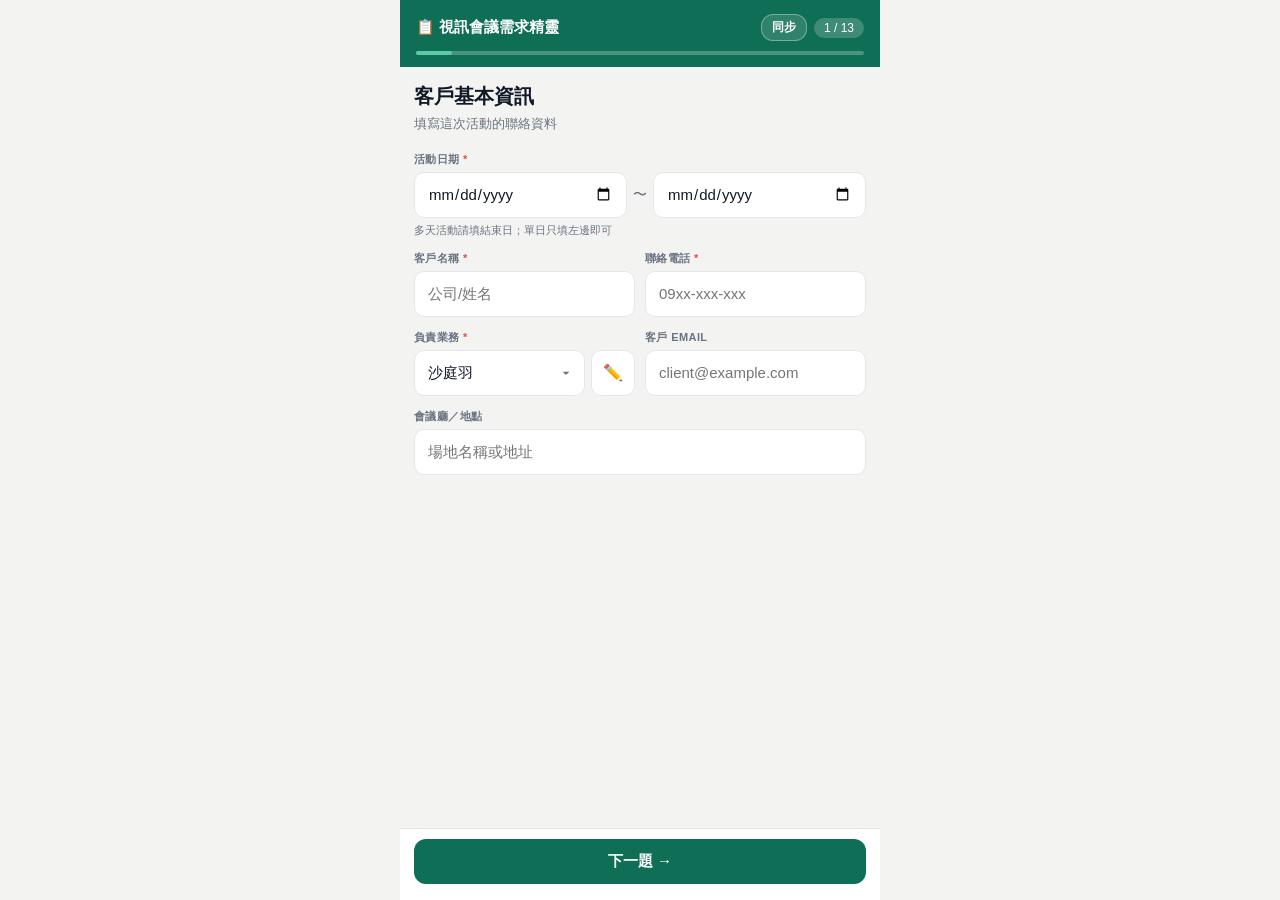
<file: index.html>
<!DOCTYPE html>
<html lang="zh-TW">
<head>
<meta charset="UTF-8">
<meta name="viewport" content="width=device-width, initial-scale=1.0, maximum-scale=1.0">
<title>視訊會議需求精靈</title>
<style>
*{box-sizing:border-box;margin:0;padding:0}
:root{
  --teal:#0F6E56;--teal-mid:#1D9E75;--teal-light:#E1F5EE;--teal-dark:#085041;
  --accent:#5DCAA5;--text:#111827;--muted:#6B7280;--border:#E5E7EB;
  --bg:#F3F4F2;--card:#FFFFFF;
  --live:#7C3AED;--live-light:#EDE9FE;
}
body{font-family:-apple-system,BlinkMacSystemFont,'Noto Sans TC',sans-serif;background:var(--bg);color:var(--text);min-height:100vh;max-width:480px;margin:0 auto}
.hdr{background:var(--teal);padding:14px 16px 12px;position:sticky;top:0;z-index:50}
.hdr-top{display:flex;align-items:center;justify-content:space-between;margin-bottom:10px}
.hdr-title{color:#fff;font-size:15px;font-weight:600}
.hdr-actions{display:flex;align-items:center;gap:7px}
.step-badge{background:rgba(255,255,255,0.2);color:#fff;font-size:12px;padding:3px 10px;border-radius:12px}
.sync-mini{border:1px solid rgba(255,255,255,.35);background:rgba(255,255,255,.14);color:#fff;font-size:12px;font-weight:700;padding:4px 10px;border-radius:12px;cursor:pointer;font-family:inherit}
.prog-track{height:4px;background:rgba(255,255,255,0.25);border-radius:2px}
.prog-bar{height:100%;background:var(--accent);border-radius:2px;transition:width 0.35s ease}
.wrap{padding:16px 14px 110px}
.step-q{margin-bottom:18px}
.step-q h2{font-size:20px;font-weight:700;line-height:1.3;margin-bottom:5px}
.step-q p{font-size:13px;color:var(--muted);line-height:1.5}

/* option cards – VIDEO (teal) */
.opt-card{background:var(--card);border:1.5px solid var(--border);border-radius:14px;margin-bottom:10px;transition:border-color .2s}
.opt-card.sel{border-color:var(--teal);background:#f7fdfb}
.opt-top{padding:13px 14px;display:flex;align-items:center;gap:11px;cursor:pointer;-webkit-tap-highlight-color:transparent}
.opt-icon{width:42px;height:42px;border-radius:10px;background:var(--bg);display:flex;align-items:center;justify-content:center;font-size:20px;flex-shrink:0}
.opt-card.sel .opt-icon{background:var(--teal-light)}
.opt-info{flex:1;min-width:0}
.opt-name{font-size:15px;font-weight:600}
.opt-tag{font-size:11px;color:var(--teal);background:var(--teal-light);padding:2px 8px;border-radius:8px;display:inline-block;margin-top:3px;font-weight:500}
.opt-actions{display:flex;align-items:center;gap:7px;flex-shrink:0}
.chk{width:22px;height:22px;border-radius:11px;border:2px solid var(--border);transition:all .2s;flex-shrink:0;display:flex;align-items:center;justify-content:center;color:transparent;font-size:12px}
.opt-card.sel .chk{background:var(--teal);border-color:var(--teal);color:#fff}
.exp-btn{width:30px;height:30px;border:1px solid var(--border);border-radius:8px;background:var(--bg);font-size:10px;color:var(--muted);cursor:pointer;display:flex;align-items:center;justify-content:center;flex-shrink:0;-webkit-tap-highlight-color:transparent}
/* ── Detail bottom sheet ── */
.det-bd{position:fixed;inset:0;background:rgba(17,24,39,.5);z-index:300;display:none;-webkit-tap-highlight-color:transparent}
.det-bd.show{display:block}
.det-sh{position:fixed;bottom:0;left:50%;transform:translateX(-50%) translateY(100%);width:100%;max-width:480px;max-height:88vh;background:#fff;border-radius:20px 20px 0 0;z-index:310;display:flex;flex-direction:column;transition:transform .28s cubic-bezier(.32,.72,0,1)}
.det-sh.show{transform:translateX(-50%) translateY(0)}
.det-hdr{padding:14px 16px 12px;border-bottom:1px solid var(--border);flex-shrink:0}
.det-drag{width:36px;height:4px;background:#d1d5db;border-radius:2px;margin:0 auto 12px}
.det-hdr-row{display:flex;align-items:center;gap:10px}
.det-ico{width:40px;height:40px;border-radius:10px;background:var(--bg);display:flex;align-items:center;justify-content:center;font-size:19px;flex-shrink:0}
.det-hdr.live .det-ico{background:var(--live-light)}
.det-hdr.live .det-tag{color:var(--live);background:var(--live-light)}
.det-hdr.live .det-lbl{color:var(--live)}
.det-ttl{font-size:16px;font-weight:700;line-height:1.2}
.det-tag{font-size:11px;font-weight:600;padding:2px 8px;border-radius:8px;background:var(--teal-light);color:var(--teal);display:inline-block;margin-top:3px}
.det-close{margin-left:auto;width:32px;height:32px;border:1px solid var(--border);border-radius:10px;background:#fff;font-size:14px;cursor:pointer;flex-shrink:0;display:flex;align-items:center;justify-content:center}
.det-body{overflow-y:auto;-webkit-overflow-scrolling:touch;padding:0 0 env(safe-area-inset-bottom,0)}
.det-sec{padding:14px 16px;border-bottom:1px solid #f3f4f6}
.det-sec:last-child{border-bottom:none;padding-bottom:24px}
.det-lbl{font-size:11px;font-weight:700;color:var(--teal);text-transform:uppercase;letter-spacing:.5px;margin-bottom:7px}
.det-ta{width:100%;font-family:inherit;font-size:14px;color:var(--text);line-height:1.65;border:1.5px solid var(--border);border-radius:10px;padding:10px 12px;resize:none;outline:none;background:#fafafa;min-height:60px;overflow:hidden}
.det-ta:focus{border-color:var(--accent);background:#fff}
.det-hint{font-size:10px;color:var(--accent);margin-top:5px;opacity:.8}

/* LIVE (purple) overrides */
.opt-card.live .opt-tag{color:var(--live);background:var(--live-light)}
.opt-card.live.sel{border-color:var(--live);background:#faf9ff}
.opt-card.live.sel .opt-icon{background:var(--live-light)}
.opt-card.live.sel .chk{background:var(--live);border-color:var(--live);color:#fff}
.det-hdr.live .det-lbl{color:var(--live)}
.det-ta.live:focus{border-color:var(--live);background:#f8f5ff}

/* group header between platform sections */
.grp-hdr{display:flex;align-items:center;gap:8px;margin:18px 0 10px}
.grp-hdr-line{flex:1;height:1px;background:var(--border)}
.grp-hdr-lbl{font-size:11px;font-weight:700;letter-spacing:.6px;padding:3px 10px;border-radius:10px;white-space:nowrap}
.grp-hdr-lbl.video{background:var(--teal-light);color:var(--teal-dark)}
.grp-hdr-lbl.live{background:var(--live-light);color:var(--live)}
.grp-hdr-lbl.other{background:#F3F4F2;color:#374151}
.plat-other-card{background:#fff;border:1.5px solid var(--border);border-radius:14px;padding:13px 14px;display:flex;align-items:center;gap:11px;margin-bottom:10px}
.plat-other-icon{width:42px;height:42px;border-radius:10px;background:var(--bg);display:flex;align-items:center;justify-content:center;font-size:20px;flex-shrink:0}
.plat-other-inp{flex:1;border:none;outline:none;font-size:15px;font-family:inherit;color:var(--text);background:transparent;min-width:0}
.plat-other-inp::placeholder{color:#9CA3AF}

/* attendees */
.att-presets{display:flex;flex-wrap:wrap;gap:8px;margin-bottom:14px}
.att-chip{padding:9px 14px;border:1.5px solid var(--border);border-radius:20px;font-size:14px;cursor:pointer;background:var(--card);color:var(--text);transition:all .18s;-webkit-tap-highlight-color:transparent;font-weight:500}
.att-chip.sel{background:var(--teal);border-color:var(--teal);color:#fff;font-weight:600}
.att-divider{display:flex;align-items:center;gap:8px;margin:4px 0 14px}
.att-divider span{font-size:12px;color:var(--muted);white-space:nowrap}
.att-divider::before,.att-divider::after{content:'';flex:1;height:1px;background:var(--border)}
.att-custom-row{display:flex;align-items:center;gap:8px}
.att-input{flex:1;padding:11px 13px;border:1.5px solid var(--border);border-radius:10px;font-size:15px;font-family:inherit;background:var(--card);color:var(--text);outline:none;transition:border-color .2s}
.att-input:focus{border-color:var(--teal-mid)}
.att-unit{font-size:14px;color:var(--muted);white-space:nowrap}
.att-note{font-size:12px;color:var(--muted);margin-top:10px;line-height:1.5;background:var(--teal-light);border-radius:9px;padding:9px 12px;color:var(--teal-dark)}

/* form */
.form-grp{margin-bottom:13px}
.form-lbl{display:block;font-size:11px;font-weight:600;color:var(--muted);text-transform:uppercase;letter-spacing:.4px;margin-bottom:5px}
.form-lbl.req::after{content:' *';color:#e24b4a}
.form-inp{width:100%;min-height:46px;padding:11px 13px;border:1.5px solid var(--border);border-radius:10px;font-size:15px;font-family:inherit;background:var(--card);color:var(--text);outline:none;transition:border-color .2s}
.form-inp:focus{border-color:var(--teal-mid)}
.form-inp[type="date"],.form-inp[type="datetime-local"]{height:46px;min-height:46px;line-height:20px;-webkit-appearance:none;appearance:none}
.form-inp[type="date"]::-webkit-date-and-time-value,.form-inp[type="datetime-local"]::-webkit-date-and-time-value{min-height:20px;text-align:left}
.form-inp[type="date"]::-webkit-calendar-picker-indicator,.form-inp[type="datetime-local"]::-webkit-calendar-picker-indicator{margin-left:auto}
.form-row{display:grid;grid-template-columns:1fr 1fr;gap:10px}

/* counter */
.ctr-wrap{display:inline-flex;align-items:center;border:1.5px solid var(--border);border-radius:10px;overflow:hidden;background:var(--card);margin-top:10px}
.ctr-btn{width:42px;height:42px;background:var(--bg);border:none;font-size:22px;color:var(--teal);cursor:pointer;display:flex;align-items:center;justify-content:center;-webkit-tap-highlight-color:transparent}
.ctr-btn:active{background:var(--teal-light)}
.ctr-val{width:52px;text-align:center;font-size:16px;font-weight:600;border-left:1px solid var(--border);border-right:1px solid var(--border);height:42px;display:flex;align-items:center;justify-content:center}
.sub-blk{background:var(--bg);border-radius:10px;padding:12px 14px;margin-top:10px}
.sub-lbl{font-size:12px;color:var(--muted);margin-bottom:8px;font-weight:500}

/* nav */
.nav-bar{position:fixed;bottom:0;left:0;right:0;background:rgba(255,255,255,.97);border-top:1px solid var(--border);padding:10px 14px 16px;display:flex;gap:9px;max-width:480px;margin:0 auto;backdrop-filter:blur(8px)}
.btn-back{padding:13px 18px;border:1.5px solid var(--border);border-radius:12px;background:var(--card);color:var(--muted);font-size:14px;font-weight:600;cursor:pointer;font-family:inherit;-webkit-tap-highlight-color:transparent}
.btn-next{flex:1;padding:13px;border:none;border-radius:12px;background:var(--teal);color:#fff;font-size:15px;font-weight:700;cursor:pointer;font-family:inherit;transition:background .2s;-webkit-tap-highlight-color:transparent}
.btn-next:active{background:var(--teal-dark)}
.btn-line{background:#00B900}.btn-line:active{background:#009600}

/* done */
.done-hero{text-align:center;padding:28px 0 18px}
.done-ico{font-size:54px;margin-bottom:10px}
.done-ttl{font-size:22px;font-weight:700;margin-bottom:5px}
.done-sub{font-size:13px;color:var(--muted);line-height:1.5}
.edit-jump{background:#fff;border:1px solid var(--border);border-radius:14px;margin:0 0 14px;overflow:hidden}
.edit-jump-sum{list-style:none;padding:12px 14px;font-size:13px;font-weight:800;color:var(--teal-dark);cursor:pointer;display:flex;align-items:center;justify-content:space-between;-webkit-tap-highlight-color:transparent}
.edit-jump-sum::-webkit-details-marker{display:none}
.edit-jump-sum::after{content:'展開';font-size:12px;color:var(--muted);font-weight:700}
.edit-jump[open] .edit-jump-sum{border-bottom:1px solid var(--border)}
.edit-jump[open] .edit-jump-sum::after{content:'收合'}
.edit-jump-grid{padding:12px;display:grid;grid-template-columns:1fr 1fr;gap:8px}
.edit-jump-btn{border:1.5px solid var(--border);border-radius:11px;background:#fff;color:var(--teal-dark);font-size:13px;font-weight:700;padding:10px 8px;cursor:pointer;font-family:inherit}
.edit-jump-btn:active{background:var(--teal-light);border-color:var(--teal)}
.return-done-btn{width:100%;margin:18px 0 0;padding:13px;border:1.5px solid var(--teal);border-radius:12px;background:var(--teal-light);color:var(--teal-dark);font-size:15px;font-weight:800;cursor:pointer;font-family:inherit}
.return-done-btn:active{background:#cfecdf}
.msg-bubble{background:#f0f0f0;border-radius:4px 14px 14px 14px;padding:14px 15px;font-size:13px;line-height:1.75;white-space:pre-wrap;color:#1a1a1a;margin:14px 0;font-family:'Noto Sans TC',sans-serif}
.btn-full{width:100%;padding:14px;border:none;border-radius:12px;color:#fff;font-size:15px;font-weight:700;cursor:pointer;font-family:inherit;margin-bottom:10px}
.btn-mail{background:#2563EB}
.info-banner{background:var(--teal-light);border-radius:9px;padding:10px 12px;font-size:12px;color:var(--teal-dark);line-height:1.5;margin-top:8px}
.toast{position:fixed;top:68px;left:50%;transform:translateX(-50%) translateY(-8px);background:#111;color:#fff;padding:10px 20px;border-radius:24px;font-size:14px;opacity:0;pointer-events:none;transition:all .25s;white-space:nowrap;z-index:999}
.toast.show{opacity:1;transform:translateX(-50%) translateY(0)}
.sync-backdrop{position:fixed;inset:0;background:rgba(17,24,39,.45);z-index:800;display:none}
.sync-backdrop.show{display:block}
.sync-sheet{position:fixed;left:50%;bottom:12px;width:calc(100% - 24px);max-width:456px;max-height:calc(100vh - 28px);overflow:auto;transform:translateX(-50%) translateY(16px);background:#fff;border-radius:18px;padding:16px;z-index:850;box-shadow:0 24px 60px rgba(17,24,39,.28);display:none}
.sync-sheet.show{display:block;animation:sheetIn .22s ease forwards}
.sync-head{display:flex;align-items:flex-start;justify-content:space-between;gap:12px;margin-bottom:14px}
.sync-k{font-size:11px;color:var(--teal);font-weight:700;letter-spacing:.5px;margin-bottom:3px}
.sync-ttl{font-size:20px;font-weight:800}
.sync-close{width:42px;height:42px;border:1px solid var(--border);border-radius:12px;background:#fff;font-size:14px;font-weight:700;color:var(--text);cursor:pointer}
.sync-grid{display:grid;grid-template-columns:1fr 1fr;gap:9px;margin:10px 0}
.sync-btn{padding:12px;border:1.5px solid var(--border);border-radius:12px;background:#fff;color:var(--text);font-size:14px;font-weight:700;cursor:pointer;font-family:inherit}
.sync-btn.primary{border-color:var(--teal);background:var(--teal);color:#fff}
.sync-status{font-size:12px;color:var(--muted);line-height:1.55;background:var(--bg);border-radius:10px;padding:10px 12px;margin-top:10px}
.sync-file{display:none}
@keyframes sheetIn{to{transform:translateX(-50%) translateY(0)}}
.slide-fwd{animation:sfwd .28s ease}
.slide-bk{animation:sbk .28s ease}

.date-range-row{display:flex;align-items:center;gap:6px}
.date-range-row .form-inp{flex:1;min-width:0}
.date-range-sep{font-size:14px;color:var(--muted);flex-shrink:0;font-weight:500}
.date-range-hint{font-size:11px;color:var(--muted);margin-top:5px}
.sales-row{display:flex;align-items:center;gap:6px}
.sales-row select{-webkit-appearance:none;appearance:none;background-image:url("data:image/svg+xml,%3Csvg xmlns='http://www.w3.org/2000/svg' width='16' height='16' viewBox='0 0 24 24'%3E%3Cpath fill='%236B7280' d='M7 10l5 5 5-5z'/%3E%3C/svg%3E");background-repeat:no-repeat;background-position:right 10px center;padding-right:32px}
.sales-edit-btn{width:44px;height:46px;flex-shrink:0;border:1.5px solid var(--border);border-radius:10px;background:var(--card);font-size:16px;cursor:pointer;display:flex;align-items:center;justify-content:center;-webkit-tap-highlight-color:transparent}
.sales-edit-btn:active{background:var(--teal-light)}
/* Sales editor sheet */
.se-bd{position:fixed;inset:0;background:rgba(17,24,39,.5);z-index:300;display:none}
.se-bd.show{display:block}
.se-sh{position:fixed;bottom:0;left:50%;transform:translateX(-50%) translateY(100%);width:100%;max-width:480px;max-height:85vh;background:#fff;border-radius:20px 20px 0 0;z-index:310;display:flex;flex-direction:column;transition:transform .28s cubic-bezier(.32,.72,0,1);overflow:hidden}
.se-sh.show{transform:translateX(-50%) translateY(0)}
.se-hdr{padding:14px 16px 12px;border-bottom:1px solid var(--border);flex-shrink:0}
.se-drag{width:36px;height:4px;background:#d1d5db;border-radius:2px;margin:0 auto 10px}
.se-title{font-size:17px;font-weight:700;margin-bottom:2px}
.se-sub{font-size:12px;color:var(--muted)}
.se-body{overflow-y:auto;padding:14px 16px;flex:1}
.se-list{list-style:none;margin-bottom:12px}
.se-item{display:flex;align-items:center;gap:8px;padding:9px 0;border-bottom:1px solid #f3f4f6}
.se-item:last-child{border-bottom:none}
.se-name{flex:1;font-size:15px;font-weight:500}
.se-del{width:30px;height:30px;border:1px solid var(--border);border-radius:8px;background:var(--bg);color:#e24b4a;font-size:16px;cursor:pointer;display:flex;align-items:center;justify-content:center;flex-shrink:0}
.se-add-row{display:flex;gap:8px;margin-top:4px}
.se-inp{flex:1;padding:11px 13px;border:1.5px solid var(--border);border-radius:10px;font-size:15px;font-family:inherit;background:var(--card);outline:none}
.se-inp:focus{border-color:var(--teal-mid)}
.se-add{padding:11px 16px;border:none;border-radius:10px;background:var(--teal);color:#fff;font-size:14px;font-weight:700;cursor:pointer;font-family:inherit;white-space:nowrap}
.se-foot{padding:12px 16px 20px;border-top:1px solid var(--border);flex-shrink:0;display:flex;gap:8px}
.se-save{flex:1;padding:13px;border:none;border-radius:12px;background:var(--teal);color:#fff;font-size:15px;font-weight:700;cursor:pointer;font-family:inherit}
.se-close{padding:13px 18px;border:1.5px solid var(--border);border-radius:12px;background:#fff;color:var(--muted);font-size:14px;font-weight:600;cursor:pointer;font-family:inherit}
.copy-bd{position:fixed;inset:0;background:rgba(17,24,39,.5);z-index:900;display:none}
.copy-bd.show{display:block}
.copy-sh{position:fixed;bottom:0;left:50%;transform:translateX(-50%) translateY(100%);width:100%;max-width:480px;max-height:86vh;background:#fff;border-radius:20px 20px 0 0;z-index:910;display:flex;flex-direction:column;transition:transform .28s cubic-bezier(.32,.72,0,1);overflow:hidden}
.copy-sh.show{transform:translateX(-50%) translateY(0)}
.copy-hdr{padding:14px 16px 12px;border-bottom:1px solid var(--border)}
.copy-drag{width:36px;height:4px;background:#d1d5db;border-radius:2px;margin:0 auto 10px}
.copy-title{font-size:18px;font-weight:800;margin-bottom:3px}
.copy-sub{font-size:12px;color:var(--muted);line-height:1.45}
.copy-body{padding:14px 16px;overflow:auto}
.copy-ta{width:100%;min-height:260px;border:1.5px solid var(--border);border-radius:12px;padding:12px;font-family:inherit;font-size:15px;line-height:1.65;resize:vertical;outline:none;background:#fafafa}
.copy-ta:focus{border-color:var(--teal-mid);background:#fff}
.copy-foot{display:flex;gap:8px;padding:12px 16px 20px;border-top:1px solid var(--border)}
.copy-primary{flex:1;padding:13px;border:none;border-radius:12px;background:#00B900;color:#fff;font-size:15px;font-weight:800;cursor:pointer;font-family:inherit}
.copy-close{padding:13px 18px;border:1.5px solid var(--border);border-radius:12px;background:#fff;color:var(--muted);font-size:14px;font-weight:700;cursor:pointer;font-family:inherit}
@keyframes sfwd{from{opacity:0;transform:translateX(22px)}to{opacity:1;transform:translateX(0)}}
@keyframes sbk{from{opacity:0;transform:translateX(-22px)}to{opacity:1;transform:translateX(0)}}
@media(max-width:430px){
  body{max-width:none}
  .wrap{padding:14px 12px 112px}
  .hdr,.nav-bar{max-width:none}
  .form-row{grid-template-columns:1fr;gap:0}
  .form-inp,.att-input{font-size:16px;min-width:0}
  .form-inp[type="date"],.form-inp[type="datetime-local"]{height:52px;min-height:52px;padding-top:0;padding-bottom:0;line-height:52px}
  .form-inp[type="date"]::-webkit-date-and-time-value,.form-inp[type="datetime-local"]::-webkit-date-and-time-value{line-height:20px}
  .sync-sheet{width:calc(100% - 16px);bottom:8px;padding:14px;border-radius:16px}
  .sync-grid{grid-template-columns:1fr}
  .edit-jump-grid{grid-template-columns:1fr 1fr}
  .sync-btn,.btn-full{min-height:48px}
  .nav-bar{padding:10px 12px 14px}
  .btn-back{padding:13px 14px}
  .opt-top{align-items:flex-start}
  .opt-actions{gap:5px}
  .exp-btn{width:34px}
}
@media print{
  body{max-width:none;background:#fff}
  .hdr,.nav-bar,.sync-backdrop,.sync-sheet,.toast,.btn-full{display:none!important}
  .wrap{padding:0}
  .msg-bubble{background:#fff;border:1px solid #ddd;border-radius:8px;color:#111;font-size:12pt}
}
</style>
</head>
<body>
<div class="hdr">
  <div class="hdr-top">
    <div class="hdr-title">📋 視訊會議需求精靈</div>
    <div class="hdr-actions">
      <button class="sync-mini" onclick="openSync()">同步</button>
      <div class="step-badge" id="sb">1 / 13</div>
    </div>
  </div>
  <div class="prog-track"><div class="prog-bar" id="pb" style="width:7%"></div></div>
</div>

<div id="main-wrap" class="wrap slide-fwd"></div>

<div class="nav-bar">
  <button class="btn-back" id="btn-bk" onclick="goPrev()" style="display:none">← 上一題</button>
  <button class="btn-next" id="btn-nx" onclick="goNext()">下一題 →</button>
</div>

<div class="sync-backdrop" id="sync-bd" onclick="closeSync()"></div>
<div class="sync-sheet" id="sync-sh">
  <div class="sync-head">
    <div>
      <div class="sync-k">GOOGLE SHEETS 同步</div>
      <div class="sync-ttl">案件儲存</div>
    </div>
    <button class="sync-close" onclick="closeSync()">關閉</button>
  </div>
  <div class="form-grp">
    <label class="form-lbl">同步代碼或 Apps Script 網址</label>
    <input class="form-inp" id="sync-url" placeholder="貼 AKfy... 代碼，或完整 /exec 網址">
  </div>
  <div class="sync-grid">
    <button class="sync-btn primary" onclick="saveSyncSettings()">儲存設定</button>
    <button class="sync-btn" onclick="copyBackendCode()">複製後端程式碼</button>
    <button class="sync-btn primary" onclick="saveCaseToSheet()">儲存案件</button>
    <button class="sync-btn" onclick="loadCaseList()">讀取案件</button>
  </div>
  <div class="form-grp">
    <label class="form-lbl">最近案件</label>
    <select class="form-inp" id="case-list"><option value="">尚未讀取</option></select>
  </div>
  <div class="sync-grid">
    <button class="sync-btn primary" onclick="loadSelectedCase()">載入選取案件</button>
    <button class="sync-btn" onclick="downloadCaseFile()">下載案件檔</button>
    <button class="sync-btn" onclick="document.getElementById('case-file').click()">匯入案件檔</button>
    <button class="sync-btn" onclick="resetSyncSettings()">清除同步設定</button>
  </div>
  <input class="sync-file" id="case-file" type="file" accept="application/json,.json">
  <div class="sync-status" id="sync-status">提醒：手機同步欄輸入 meeting 就可以使用。也可貼完整 Apps Script 網址。</div>
</div>

<div class="toast" id="toast">✅ 已複製到剪貼簿</div>

<script>
// ── DATA ──────────────────────────────────────────────

const ATT_PRESETS = ['1,000 人以內','2,000 人以內','3,000 人以內','5,000 人以內','10,000 人以上'];

const PLAT_VIDEO = [
  {v:'Zoom',i:'📹',t:'最廣泛使用',g:'video',
   d:'全球市占率最高的視訊會議平台，介面直覺，穩定性優異。支援最多 1,000 人同時連線，具備螢幕分享、虛擬背景、白板、分組討論室、雲端錄影等完整功能，跨平台相容性佳。',
   s:'各類型企業會議、線上研討會、教育訓練、客戶簡報、跨國會議',
   n:'免費版單次上限 40 分鐘；企業活動建議 Pro 以上付費方案；與會者需預先安裝 App 或使用瀏覽器版（功能較少）。'},
  {v:'Google Meet',i:'🔵',t:'免安裝',g:'video',
   d:'Google 推出的視訊會議，使用 Google 帳號直接在瀏覽器中加入，無需安裝軟體。與 Google 日曆深度整合，自動產生會議連結，操作門檻低。',
   s:'已使用 Google Workspace 的企業、臨時性會議、快速召開的視訊通話、教育機構',
   n:'個人免費版每次限 60 分鐘；功能相對陽春，不支援分組討論室（部分版本已加入）；通話品質依網路環境而異。'},
  {v:'Cisco Webex',i:'🔒',t:'企業級安全',g:'video',
   d:'思科旗下企業級視訊平台，安全性與加密規格業界最高，符合 GDPR、HIPAA 等法規標準，是政府機關、金融業、醫療業首選。支援最多 1,000 人，具備雲端錄影、即時翻譯等進階功能。',
   s:'政府機關、金融業、法律及醫療產業、跨國企業、高度重視資安的組織',
   n:'頻寬佔用相對較高；費用高於一般平台；操作介面學習曲線略高，建議提前讓主辦方熟悉。'},
  {v:'Microsoft Teams',i:'🟪',t:'整合 Office 365',g:'video',
   d:'Microsoft 365 生態系的核心協作工具，與 Word、Excel、SharePoint、OneNote 深度整合，可在會議中即時共編文件。視訊、通訊、文件管理三合一。',
   s:'已採用 Microsoft 365 的企業、需在會議中協作文件的團隊、混合辦公環境',
   n:'需有 Microsoft 365 授權（部分功能受授權層級限制）；非 M365 用戶以訪客身分加入，功能受限。'},
  {v:'GotoMeeting',i:'🏢',t:'企業穩定',g:'video',
   d:'LogMeIn 旗下企業視訊，介面簡潔，以穩定性著稱，支援最多 3,000 人的網路研討會（GoToWebinar）模式，提供完整錄影與出席分析報表，需付費訂閱。',
   s:'大型企業研討會（Webinar）、業務培訓、法說會、需要詳細出席報表的正式活動',
   n:'需付費訂閱，成本高於一般平台；在台灣知名度略低；建議提前寄送操作說明給與會者。'},
  {v:'Microsoft Skype',i:'🌐',t:'輕量視訊',g:'video',
   d:'Microsoft 旗下老牌視訊通話，支援最多 100 人免費通話，個人用戶認知度高，訪客連結加入無需帳號。介面簡潔，適合輕量型視訊需求。',
   s:'小型 B2B 客戶溝通、臨時視訊通話、個人用戶熟悉的小型會議',
   n:'Microsoft 已逐步將重心轉移至 Teams；不建議用於大型正式活動；企業版已停止服務。'},
  {v:'Google Duo',i:'📞',t:'小型通話',g:'video',
   d:'輕量級視訊通話，最多 32 人，畫質優異，操作極簡，主要針對個人用戶的 1 對 1 或小群組通話需求，不具備大型會議所需的進階功能。',
   s:'少數人的非正式視訊通話、個人用戶的臨時性小型視訊',
   n:'不建議用於企業正式會議；缺乏錄影、螢幕分享等功能；適合個人使用情境。'},
  {v:'TeamViewer',i:'🖥️',t:'遠端控制',g:'video',
   d:'主要定位為遠端桌面控制工具，視訊會議功能為輔助性質。若主要需求是視訊會議，建議優先考慮其他平台；若有技術支援或操作示範需求，可作為輔助工具。',
   s:'技術支援、IT 維護、軟體操作示範、需要遠端控制電腦的技術性場合',
   n:'不建議作為主要視訊會議平台；免費版限制商業使用；若純粹視訊需求請選擇其他平台。'},
];

const PLAT_LIVE = [
  {v:'YouTube 直播',i:'▶️',t:'觀眾無上限',g:'live',
   d:'全球最大影音平台，直播觀看人數無上限，全球觸及率最廣，支援自動存檔、影片回放。觀眾無需帳號即可觀看，適合大規模對外廣播。',
   s:'大型對外發表會、品牌行銷活動、教育課程公開直播、演唱會直播',
   n:'⚠️ 直播頻道需提前 24-48 小時完成驗證；注意版權音樂問題（可能被靜音）；訊號延遲約 20-30 秒。'},
  {v:'Facebook 直播',i:'📘',t:'觸及粉絲',g:'live',
   d:'直接在 Facebook 粉絲頁或社團直播，觸及現有粉絲社群，觀眾可即時留言、按愛心互動。設定相對簡便，無需複雜技術配置。',
   s:'已有 Facebook 粉絲頁的品牌活動、社群行銷型活動、產品發表、企業說明會',
   n:'演算法影響有機觸及率；訊號延遲約 10-15 秒；版權音樂同樣可能被偵測消音；建議配合廣告加強觸及。'},
];

const SD = [
  {id:'basic',type:'form',title:'客戶基本資訊',sub:'填寫這次活動的聯絡資料'},
  {id:'meeting_type',type:'single',key:'meetingType',title:'這次是哪種型式的會議？',sub:'依型式決定後續設備配置',opts:[
    {v:'視訊會議',i:'🎦',t:'雙向互動',
     d:'所有與會者皆可開啟攝影鏡頭與麥克風，能即時互動、發言提問。主辦方可控制與會者音視頻權限，適合需要充分討論的工作型會議。',
     s:'內部會議、跨區協作、線上教育訓練、客戶簡報、中小型論壇 Q&A',
     n:'與會者需安裝 App 或使用瀏覽器版；建議每位與會者網路至少 10 Mbps；可設定待議室（Waiting Room）管控進場。'},
    {v:'直播',i:'📡',t:'單向廣播',
     d:'主辦方完全掌控畫面輸出，觀眾僅能觀看（可透過留言區互動），觸及人數無上限。適合大量不特定觀眾的廣播型活動。',
     s:'大型演講、產品發表會、頒獎典禮、對外宣傳性活動、公開演唱會',
     n:'YouTube 直播需提前 24-48 小時開通驗證；Facebook 建議已有粉絲基礎；注意版權音樂偵測消音問題。'},
    {v:'視訊 ＋ 直播',i:'🎬',t:'混合模式',
     d:'同時進行遠端視訊與會（部分參與者可互動）並對外廣播直播。技術配置最複雜，需同時處理視訊訊號、導播切換及直播推流等多路訊號。',
     s:'大型研討會、混合式國際論壇、有遠端講者同時對外轉播的活動',
     n:'費用高於純視訊或純直播；需提前規劃訊號流程與導播腳本；強烈建議安排技術彩排確認各節點穩定。'},
  ]},
  {id:'attendees',type:'attendees',key:'attendees',title:'遠端線上與會人數？',sub:'選擇級距或直接輸入人數'},
  {id:'platform',type:'platform',key:'platforms',title:'使用哪個視訊／直播平台？',sub:'可複選，點「詳情」展開說明；直播與視訊平台已分區'},
  {id:'camera',type:'camera',key:'camera',title:'現場攝影機配置？',sub:'依活動規模與視覺需求決定攝影配置方式',opts:[
    {v:'單機攝影（遙控攝影機）',i:'🤖',t:'無人操作',
     d:'使用電動雲台遙控攝影機，固定架設後由技術人員遠端操控鏡頭方向與焦段，不需攝影師站場，人力成本較低。畫面切換較受限，但已能滿足靜態演講或會議需求。',
     s:'預算考量的中小型活動、演講型活動、場地人員進出限制嚴格的場合、視訊會議基本畫面',
     n:'遙控範圍與反應速度有限，不適合動態移動的講者；建議提前確認場地電源位置與架機距離；遙控攝影機型號不同，可用焦段有差異。'},
    {v:'單機攝影（專人攝影）',i:'📷',t:'人工跟拍',
     d:'由專業攝影師現場操機，可即時跟拍講者動態、調整構圖，畫面靈活度高於遙控攝影機。屬於基本單機配置，不進行多角度切換，但畫面品質與應變能力更佳。',
     s:'講者移動範圍大的活動、需要靈活構圖的演講、小型對外直播、預算有限但仍需人工操機的場合',
     n:'攝影師人力費另計；確認攝影師站位不影響與會者視線；若需特寫與全景交替，建議考慮多機配置。'},
    {v:'多機攝影',i:'🎬',t:'多角度切換',
     d:'2 台以上攝影機搭配導播台（Switcher）即時切換，可拍攝主講者特寫、全景、聽眾反應、PPT 畫面等多角度，視覺效果豐富專業，適合高規格直播或錄製需求。',
     s:'大型論壇、頒獎典禮、展演型活動、對外高品質直播、需要豐富視覺呈現的正式活動',
     n:'費用依台數與導播人力線性增加；建議提前規劃攝影機位置與切換腳本；強烈建議安排技術彩排確認訊號流程。'},
  ]},
  {id:'recording',type:'single',key:'recording',title:'是否需要錄影檔？',sub:'我方提供 USB，現場錄製後直接交付',opts:[
    {v:'需要',i:'💾',t:'我方提供 USB',
     d:'由我方提供 USB 隨身碟，現場錄製完畢後直接交付給客戶。費用含耗材成本，活動結束當天即可取件。',
     s:'需要保留活動影像紀錄、日後回放或剪輯使用的場合',
     n:'1080P 影片每小時約需 8-15GB；如需高畫質或長時間錄製請提前告知；可確認是否需要基礎剪輯服務（另計費）。'},
    {v:'不需要',i:'🚫',t:'無錄影',
     d:'本次活動無錄影需求，僅進行現場視訊傳輸或直播，不保留影片檔案。',
     s:'內部非正式會議、不需回放的活動、或另行透過平台雲端錄影功能自行處理',
     n:'若日後有回看需求，可透過 Zoom、Google Meet 等平台的雲端錄影功能自行儲存（依版本而異）。'},
  ]},
  {id:'ppt',type:'single',key:'ppt',title:'是否需接入客戶電腦簡報？',sub:'確認 PPT / Keynote 等簡報的傳輸方式',opts:[
    {v:'需要',i:'📊',t:'需確認規格',
     d:'客戶的簡報需透過纜線接入我方設備，再傳輸至視訊畫面中分享。需事先確認電腦接頭規格並備妥對應轉接頭，避免現場規格不符。',
     s:'客戶希望自行操控播放進度、使用動畫效果或嵌入影片的簡報',
     n:'需確認接頭規格（HDMI / VGA / Mini DisplayPort / USB-C Thunderbolt）；備妥多種轉接頭；確認簡報軟體及嵌入影片格式相容性。'},
    {v:'不需要',i:'✅',t:'無接入需求',
     d:'客戶無需接入電腦，簡報已事先提供予我方統一管理，或本次活動不需呈現簡報內容。',
     s:'簡報已事先交付、演講型活動無需簡報、純視訊討論型活動',
     n:'若客戶臨時需要播放簡報，現場備妥轉接頭可彈性應對；建議活動前再次確認是否有臨時需求。'},
  ]},
  {id:'caption',type:'caption',key:'caption',title:'是否需要製作字卡？',sub:'字卡（Lower Third）顯示講者姓名、頭銜等資訊',opts:[
    {v:'需要・客戶提供設計',i:'🪧',t:'客戶自備素材',
     d:'客戶已備妥字卡設計檔案（如 AI、PNG 或字型規範），我方負責在直播或視訊軟體中操作上板，不含設計費用。',
     s:'客戶有品牌設計團隊或已有標準字卡範本、預算精簡但仍需字卡的活動',
     n:'請提前至少 3 天交付設計檔，確認格式（PNG 透明底 / AI）；確認字型授權；提供所有講者完整姓名與頭銜（中英文確認）。'},
    {v:'需要・含設計製作',i:'✏️',t:'我方設計製作',
     d:'由我方根據客戶品牌色系、LOGO 及活動風格設計字卡版型，並在現場直播或視訊畫面中即時操作上板。費用含設計工時與操作人力。',
     s:'無設計資源的客戶、對外正式直播、重視視覺一致性的高端活動、論壇或頒獎典禮',
     n:'設計費依複雜度另報；建議活動前 5-7 天確認設計方向；請提前提供品牌色碼、LOGO 檔及所有講者完整姓名頭銜。'},
    {v:'不需要',i:'✅',t:'無字卡',
     d:'本次活動不需在畫面疊加字卡，直接輸出原始視訊畫面。',
     s:'內部會議、預算精簡的小型活動、非對外公開的視訊場合',
     n:'若日後有需要，可在後製剪輯加入字卡，但效果與現場即時字卡不同；若活動中途需要字卡請提前告知。'},
  ]},
  {id:'timing',type:'timing',key:'linkTime',title:'線上連結提供時間？',sub:'填寫會議連結需要準備好的日期與時間'},
  {id:'rehearsal',type:'single',key:'rehearsal',title:'是否需要付費技術彩排？',sub:'活動前安排專業技術測試與彩排確認',opts:[
    {v:'需要',i:'🎬',t:'強烈建議',
     d:'活動前安排完整技術彩排，測試所有設備、網路訊號、視訊品質、音訊同步、畫面切換流程等，確認萬無一失。彩排時間與人力另行計費。',
     s:'首次合作客戶、複雜型活動（多機攝影 / 多講者）、對外直播的重要活動、高端商業活動',
     n:'建議活動前 1-2 天安排，時間至少 1-2 小時；遠端講者必須參與確認連線狀況；彩排費用依時長與人力計入報價。'},
    {v:'不需要',i:'⏩',t:'當天 Setup',
     d:'不安排正式付費彩排，改為活動當天提前到場進行設備安裝與基本測試（Setup Time，通常 1-2 小時）。',
     s:'熟悉客戶且活動設定相對簡單、預算考量、小型簡易會議',
     n:'當天 Setup 仍建議提前至少 1 小時到場；建議客戶安排 IT 窗口現場協助；複雜型活動若不彩排，現場發生問題的風險較高。'},
  ]},
  {id:'interpret',type:'single',key:'interpret',title:'是否有口譯相關需求？',sub:'確認是否需要同步口譯設備與技術支援',opts:[
    {v:'有口譯需求',i:'🌐',t:'需額外配置',
     d:'活動中需要同步口譯服務，將主講人語言即時翻譯並透過獨立頻道傳送給聽眾。技術上需確認視訊平台是否支援口譯頻道功能，或另行架設獨立口譯系統。',
     s:'國際論壇、跨國企業會議、有外籍講者或與會者的活動、政府涉外活動',
     n:'Zoom 付費版（Business+）原生支援口譯頻道；Google Meet、Teams 需透過第三方方案；請提前告知語言種類與口譯員人數。'},
    {v:'無口譯需求',i:'✅',t:'單語言活動',
     d:'本次活動全程以單一語言進行，不需要同步口譯服務，技術配置相對單純。',
     s:'全中文或全英文的內部/外部活動',
     n:'若有部分外籍與會者，可在報名說明中標示活動語言以免誤會；若日後有口譯需求，Zoom 可在活動設定中事後開啟。'},
  ]},
  {id:'notes',type:'notes',key:'notes',title:'有其他補充說明嗎？',sub:'特殊需求、注意事項或備註（選填）'},
  {id:'done',type:'done',title:'需求確認完成'}
];

// ── STATE ─────────────────────────────────────────────

let cur=0,goBack=false,editingFromDone=false;
const F={
  date:'',dateEnd:'',client:'',phone:'',clientEmail:'',sales:'',venue:'',
  meetingType:null,attendees:null,attendeesCustom:'',
  platforms:[],platformOther:'',camera:null,cameraCount:2,recording:null,
  ppt:null,caption:null,captionCount:1,
  linkTime:'',linkNote:'',rehearsal:null,interpret:null,notes:''
};
const SYNC_KEY='vc_demo_sync_settings_v1';
const CUSTOM_SYNC_CODES={
  meeting:'https://script.google.com/macros/s/AKfycbzUY3ClHojrGzr4IqwZAiNCCeggqq5DpA59EJKUrjfa6moLHQ2w2OFGsac2_wJjRE0H/exec'
};
let caseId=localStorage.getItem('vc_demo_case_id')||'';
let syncSettings=loadSyncSettings();

const APPS_SCRIPT_CODE=`const SHEET_NAME = '案件資料';
const HEADERS = [
  '案件ID','更新時間','活動日期','客戶名稱','聯絡電話','客戶Email','負責業務','會議廳／地點',
  '會議型式','遠端人數','使用平台','攝影配置','錄影需求','接入PPT','字卡需求',
  '連結時間','付費彩排','口譯需求','備註','LINE訊息','完整資料JSON'
];

function doPost(e) {
  const payload = JSON.parse(e.postData.contents || '{}');
  if (payload.action === 'draft') return createDraft_(payload);
  const sheet = getSheet_();
  const row = toRow_(payload);
  const ids = sheet.getLastRow() > 1 ? sheet.getRange(2, 1, sheet.getLastRow() - 1, 1).getValues().flat() : [];
  const index = ids.indexOf(payload.caseId);
  if (index >= 0) sheet.getRange(index + 2, 1, 1, HEADERS.length).setValues([row]);
  else sheet.appendRow(row);
  return output_({ ok: true, caseId: payload.caseId });
}

function doGet(e) {
  const action = e.parameter.action || 'list';
  if (action === 'load') return output_(loadCase_(e.parameter.caseId), e.parameter.callback);
  return output_(listCases_(), e.parameter.callback);
}

function getSheet_() {
  const ss = SpreadsheetApp.getActiveSpreadsheet();
  const sheet = ss.getSheetByName(SHEET_NAME) || ss.insertSheet(SHEET_NAME);
  const first = sheet.getRange(1, 1, 1, HEADERS.length).getValues()[0];
  if (first[0] !== HEADERS[0]) {
    sheet.getRange(1, 1, 1, HEADERS.length).setValues([HEADERS]);
    sheet.setFrozenRows(1);
  }
  return sheet;
}

function toRow_(p) {
  const f = p.form || {};
  const attendees = f.attendeesCustom ? f.attendeesCustom + ' 人' : (f.attendees || '');
  const camera = f.camera === '多機攝影' ? '多機攝影（' + f.cameraCount + ' 台）' : (f.camera || '');
  const caption = f.caption || '';
  return [
    p.caseId || Utilities.getUuid(), new Date(), f.date || '', f.client || '', f.phone || '',
    f.clientEmail || '', f.sales || '', f.venue || '', f.meetingType || '', attendees, [...(f.platforms||[]),...(f.platformOther&&f.platformOther.trim()?[f.platformOther.trim()]:[])].join('、'),
    camera, f.recording || '', f.ppt || '', caption, f.linkTime || '', f.rehearsal || '',
    f.interpret || '', f.notes || '', p.message || '', JSON.stringify(p)
  ];
}

function createDraft_(p) {
  const to = p.to || '';
  if (!to) return output_({ ok: false, error: '缺少收件人 Email' });
  const subject = p.subject || '視訊會議需求確認';
  const body = p.body || p.message || '';
  const draft = GmailApp.createDraft(to, subject, body);
  return output_({ ok: true, draftId: draft.getId(), to: to });
}

function listCases_() {
  const sheet = getSheet_();
  const last = sheet.getLastRow();
  if (last < 2) return { ok: true, cases: [] };
  const start = Math.max(2, last - 39);
  const values = sheet.getRange(start, 1, last - start + 1, HEADERS.length).getValues().reverse();
  const cases = values.map(function(row) {
    return { caseId: row[0], updatedAt: row[1], date: row[2], client: row[3], meetingType: row[8] || row[9] };
  });
  return { ok: true, cases: cases };
}

function loadCase_(id) {
  const sheet = getSheet_();
  const last = sheet.getLastRow();
  if (last < 2) return { ok: false, error: '尚無案件' };
  const values = sheet.getRange(2, 1, last - 1, HEADERS.length).getValues();
  for (var i = 0; i < values.length; i++) {
    if (values[i][0] === id) return { ok: true, case: JSON.parse(values[i][20] || values[i][21] || '{}') };
  }
  return { ok: false, error: '找不到案件' };
}

function output_(data, callback) {
  const text = callback ? callback + '(' + JSON.stringify(data) + ')' : JSON.stringify(data);
  const mime = callback ? ContentService.MimeType.JAVASCRIPT : ContentService.MimeType.JSON;
  return ContentService.createTextOutput(text).setMimeType(mime);
}`;

function gDesc(sid,val,fld){return localStorage.getItem('d_'+sid+'_'+val+'_'+fld)||null}
function sDesc(sid,val,fld,txt){localStorage.setItem('d_'+sid+'_'+val+'_'+fld,txt)}

// ── RENDER ────────────────────────────────────────────

function render(){
  const s=SD[cur],tot=SD.length;
  const pct=((cur+1)/tot*100).toFixed(0);
  document.getElementById('sb').textContent=(cur+1)+' / '+tot;
  document.getElementById('pb').style.width=pct+'%';
  document.getElementById('btn-bk').style.display=cur===0?'none':'';
  const nx=document.getElementById('btn-nx');
  if(s.type==='done'){nx.style.display='none';}
  else{nx.style.display='';nx.className='btn-next'+(cur===SD.length-2?' btn-line':'');
       nx.textContent=cur===SD.length-2?'完成並預覽 ✓':'下一題 →';}
  const wrap=document.getElementById('main-wrap');
  wrap.className='wrap '+(goBack?'slide-bk':'slide-fwd');
  wrap.innerHTML=buildStep(s);
  bindStep(s);
}

function buildStep(s){
  let h=s.type!=='done'?`<div class="step-q"><h2>${s.title}</h2><p>${s.sub||''}</p></div>`:'';
  if(s.type==='form')h+=buildForm();
  else if(s.type==='single')h+=buildOpts(s);
  else if(s.type==='attendees')h+=buildAttendees();
  else if(s.type==='platform')h+=buildPlatform();
  else if(s.type==='camera')h+=buildCamera(s);
  else if(s.type==='caption')h+=buildCaption(s);
  else if(s.type==='timing')h+=buildTiming();
  else if(s.type==='notes')h+=buildNotes();
  else if(s.type==='done')h+=buildDone();
  if(s.type!=='done'&&editingFromDone)h+=`<button class="return-done-btn" onclick="returnToDone()">修改完成，回需求確認</button>`;
  return h;
}

function buildForm(){
  const salesOpts=getSalesList().map(n=>`<option value="${esc(n)}"${F.sales===n?' selected':''}>${esc(n)}</option>`).join('');
  return `<div class="form-grp">
    <label class="form-lbl req">活動日期</label>
    <div class="date-range-row">
      <input class="form-inp" type="date" id="fd" value="${F.date}" placeholder="開始日期">
      <span class="date-range-sep">〜</span>
      <input class="form-inp" type="date" id="fde" value="${F.dateEnd}" placeholder="結束（選填）">
    </div>
    <div class="date-range-hint">多天活動請填結束日；單日只填左邊即可</div>
  </div>
  <div class="form-row">
    <div class="form-grp"><label class="form-lbl req">客戶名稱</label><input class="form-inp" type="text" id="fc" placeholder="公司/姓名" value="${esc(F.client)}"></div>
    <div class="form-grp"><label class="form-lbl req">聯絡電話</label><input class="form-inp" type="tel" id="fp" placeholder="09xx-xxx-xxx" value="${esc(F.phone)}"></div>
  </div>
  <div class="form-row">
    <div class="form-grp">
      <label class="form-lbl req">負責業務</label>
      <div class="sales-row">
        <select class="form-inp" id="fs" style="flex:1">${salesOpts}</select>
        <button class="sales-edit-btn" onclick="openSalesEdit(event)" title="編輯業務名單">✏️</button>
      </div>
    </div>
    <div class="form-grp"><label class="form-lbl">客戶 Email</label><input class="form-inp" type="email" id="fce" placeholder="client@example.com" value="${esc(F.clientEmail)}"></div>
  </div>
  <div class="form-grp"><label class="form-lbl">會議廳／地點</label><input class="form-inp" type="text" id="fv" placeholder="場地名稱或地址" value="${esc(F.venue)}"></div>`;
}

// ── 與會人數 ──────────────────────────────────────────

function buildAttendees(){
  const chips=ATT_PRESETS.map(p=>`<div class="att-chip${F.attendees===p?' sel':''}" onclick="selAtt('${p}')">${p}</div>`).join('');
  return `<div class="att-presets">${chips}</div>
    <div class="att-divider"><span>或自填人數</span></div>
    <div class="att-custom-row">
      <input class="att-input" type="number" id="att-custom" placeholder="請輸入人數" min="1"
        value="${esc(F.attendeesCustom)}" oninput="onAttCustom(this)">
      <span class="att-unit">人</span>
    </div>
    <div class="att-note">人數影響平台授權費用與頻寬需求；超過 100 人建議使用企業付費方案，超過 1,000 人需使用 Webinar 或大型廣播模式。</div>`;
}

function selAtt(val){
  F.attendees=F.attendees===val?null:val;
  F.attendeesCustom='';
  const inp=document.getElementById('att-custom');
  if(inp)inp.value='';
  document.querySelectorAll('.att-chip').forEach(c=>{
    c.classList.toggle('sel',c.textContent.trim()===F.attendees);
  });
}

function onAttCustom(inp){
  F.attendeesCustom=inp.value;
  F.attendees=null;
  document.querySelectorAll('.att-chip').forEach(c=>c.classList.remove('sel'));
}

// ── 平台（分組）──────────────────────────────────────

function buildPlatform(){
  const sel=Array.isArray(F.platforms)?F.platforms:[];
  function card(o){
    const isSel=sel.includes(o.v);
    const cid='c_platform_'+Array.from(o.v).map(c=>c.charCodeAt(0).toString(16)).join('');
    const isLive=o.g==='live';
    const desc=gDesc('platform',o.v,'d')??o.d;
    const suit=gDesc('platform',o.v,'s')??o.s;
    const note=gDesc('platform',o.v,'n')??o.n;
    return `<div class="opt-card${isLive?' live':''}${isSel?' sel':''}" id="${cid}">
      <div class="opt-top" onclick="selOpt('platform','${o.v.replace(/'/g,"\\'")}',true,event)">
        <div class="opt-icon">${o.i}</div>
        <div class="opt-info"><div class="opt-name">${esc(o.v)}</div><span class="opt-tag">${esc(o.t)}</span></div>
        <div class="opt-actions">
          <div class="chk">✓</div>
          <button class="exp-btn" onclick="openDetail('platform','${o.v.replace(/'/g,"\\'")}',${isLive?'true':'false'},event)">詳情</button>
        </div>
      </div>
    </div>`;
  }
  let h='';
  h+=`<div class="grp-hdr"><div class="grp-hdr-line"></div><span class="grp-hdr-lbl video">🎦 視訊平台</span><div class="grp-hdr-line"></div></div>`;
  h+=PLAT_VIDEO.map(card).join('');
  h+=`<div class="grp-hdr"><div class="grp-hdr-line"></div><span class="grp-hdr-lbl live">📡 直播平台</span><div class="grp-hdr-line"></div></div>`;
  h+=PLAT_LIVE.map(card).join('');
  h+=`<div class="grp-hdr"><div class="grp-hdr-line"></div><span class="grp-hdr-lbl other">⌨️ 其他平台</span><div class="grp-hdr-line"></div></div>
  <div class="plat-other-card">
    <div class="plat-other-icon">➕</div>
    <input class="plat-other-inp" id="plat-other" type="text" placeholder="輸入其他平台名稱（如 Webex Events、OBS…）" value="${esc(F.platformOther)}" oninput="F.platformOther=this.value">
  </div>`;
  return h;
}

function buildOpts(s){
  const sel=F[s.key];
  return s.opts.map(o=>{
    const isSel=sel===o.v;
    const cid='c_'+s.id+'_'+Array.from(o.v).map(c=>c.charCodeAt(0).toString(16)).join('');
    const desc=gDesc(s.id,o.v,'d')??o.d;
    const suit=gDesc(s.id,o.v,'s')??o.s;
    const note=gDesc(s.id,o.v,'n')??o.n;
    return `<div class="opt-card${isSel?' sel':''}" id="${cid}">
      <div class="opt-top" onclick="selOpt('${s.id}','${o.v.replace(/'/g,"\\'")}',false,event)">
        <div class="opt-icon">${o.i}</div>
        <div class="opt-info"><div class="opt-name">${esc(o.v)}</div><span class="opt-tag">${esc(o.t)}</span></div>
        <div class="opt-actions">
          <div class="chk">✓</div>
          <button class="exp-btn" onclick="openDetail('${s.id}','${o.v.replace(/'/g,"\\'")}',false,event)">詳情</button>
        </div>
      </div>
    </div>`;
  }).join('');
}

function buildCamera(s){
  let h=buildOpts(s);
  if(F.camera==='多機攝影')h+=`<div class="sub-blk"><div class="sub-lbl">攝影機台數</div><div class="ctr-wrap"><button class="ctr-btn" onclick="chgCnt('cam',-1)">−</button><div class="ctr-val" id="cc">${F.cameraCount}</div><button class="ctr-btn" onclick="chgCnt('cam',1)">＋</button></div></div>`;
  return h;
}

function buildCaption(s){
  let h=buildOpts(s);
  // 字卡張數不顯示計數器
  return h;
}

function buildTiming(){
  return `<div class="form-grp">
    <label class="form-lbl">提供連結的日期與時間</label>
    <input class="form-inp" type="datetime-local" id="flt" value="${F.linkTime}">
    <div class="info-banner">⚠️ YouTube 直播頻道需提前 24-48 小時完成驗證，請提早確認</div>
  </div>
  <div class="form-grp">
    <label class="form-lbl">補充說明</label>
    <input class="form-inp" type="text" id="fln" placeholder="例：需在活動前 2 小時提供測試連結" value="${esc(F.linkNote)}">
  </div>`;
}

function buildNotes(){
  return `<div class="form-grp"><textarea class="form-inp" id="fn" rows="6" placeholder="其他特殊需求、注意事項、場地限制…" style="resize:vertical;min-height:140px">${esc(F.notes)}</textarea></div>`;
}

function buildDone(){
  const msg=buildMsg();
  return `<div class="done-hero"><div class="done-ico">✅</div><div class="done-ttl">需求確認完成！</div><div class="done-sub">以下是整理好的 LINE 訊息<br>可直接複製傳給廠商確認</div></div>
  ${buildEditJump()}
  <div class="msg-bubble">${esc(msg)}</div>
  <button class="btn-full" style="background:#00B900" onclick="cpyMsg()">📋 複製 LINE 訊息</button>
  <button class="btn-full btn-mail" onclick="mailMsg()">✉️ 轉寄 Email 草稿</button>`;
}

function buildEditJump(){
  const items=[
    ['基本資料',0],
    ['會議型式',1],
    ['與會人數',2],
    ['使用平台',3],
    ['攝影配置',4],
    ['錄影需求',5],
    ['接入 PPT',6],
    ['字卡需求',7],
    ['連結時間',8],
    ['付費彩排',9],
    ['口譯需求',10],
    ['備註',11],
  ];
  return `<details class="edit-jump"><summary class="edit-jump-sum">要修改哪一項？</summary><div class="edit-jump-grid">${items.map(([label,index])=>`<button class="edit-jump-btn" onclick="jumpToStep(${index})">${label}</button>`).join('')}</div></details>`;
}

// ── EVENTS ────────────────────────────────────────────

function bindStep(s){
  if(s.type==='form'){
    ['fd','fde','fc','fp','fce','fs','fv'].forEach(id=>{
      document.getElementById(id)?.addEventListener('input',()=>{
        F.date=document.getElementById('fd')?.value||F.date;
        F.dateEnd=document.getElementById('fde')?.value||'';
        F.client=document.getElementById('fc')?.value||F.client;
        F.phone=document.getElementById('fp')?.value||F.phone;
        F.clientEmail=document.getElementById('fce')?.value||F.clientEmail;
        F.sales=document.getElementById('fs')?.value||F.sales;
        F.venue=document.getElementById('fv')?.value||F.venue;
      });
    });
    document.getElementById('fs')?.addEventListener('change',e=>F.sales=e.target.value);
  }
  if(s.type==='timing'){
    document.getElementById('flt')?.addEventListener('input',e=>F.linkTime=e.target.value);
    document.getElementById('fln')?.addEventListener('input',e=>F.linkNote=e.target.value);
  }
  if(s.type==='notes')document.getElementById('fn')?.addEventListener('input',e=>F.notes=e.target.value);
}

function selOpt(sid,val,multi,ev){
  ev&&ev.stopPropagation();
  const s=SD.find(x=>x.id===sid);if(!s)return;
  if(multi){
    if(!Array.isArray(F[s.key]))F[s.key]=[];
    const i=F[s.key].indexOf(val);
    if(i===-1)F[s.key].push(val);else F[s.key].splice(i,1);
    const cid='c_'+sid+'_'+Array.from(val).map(c=>c.charCodeAt(0).toString(16)).join('');
    document.getElementById(cid)?.classList.toggle('sel',F[s.key].includes(val));
  } else {
    F[s.key]=val;
    document.querySelectorAll('.opt-card').forEach(c=>c.classList.remove('sel'));
    const cid='c_'+sid+'_'+Array.from(val).map(c=>c.charCodeAt(0).toString(16)).join('');
    document.getElementById(cid)?.classList.add('sel');
    if(sid==='camera'||sid==='caption')setTimeout(()=>render(),30);
  }
}

// ── Detail sheet ─────────────────────────────────────
let _detSid='',_detVal='';

function openDetail(sid,val,isLive,ev){
  if(ev)ev.stopPropagation();
  // find opt data
  let opt=null;
  if(sid==='platform'){
    opt=[...PLAT_VIDEO,...PLAT_LIVE].find(o=>o.v===val);
  } else {
    const step=SD.find(s=>s.id===sid);
    opt=step&&step.opts?step.opts.find(o=>o.v===val):null;
  }
  if(!opt)return;
  _detSid=sid; _detVal=val;
  const hdr=document.getElementById('det-hdr');
  hdr.className='det-hdr'+(isLive?' live':'');
  document.getElementById('det-ico').textContent=opt.i;
  document.getElementById('det-ttl').textContent=opt.v;
  document.getElementById('det-tag').textContent=opt.t;
  // set live class on textareas
  ['d','s','n'].forEach(f=>{
    const ta=document.getElementById('det-'+f);
    ta.className='det-ta'+(isLive?' live':'');
  });
  // populate fields (localStorage override or default)
  const desc=gDesc(sid,val,'d')??opt.d??'';
  const suit=gDesc(sid,val,'s')??opt.s??'';
  const note=gDesc(sid,val,'n')??opt.n??'';
  const td=document.getElementById('det-d');
  const ts=document.getElementById('det-s');
  const tn=document.getElementById('det-n');
  td.value=desc; ts.value=suit; tn.value=note;
  setTimeout(()=>{agDet(td);agDet(ts);agDet(tn);},30);
  document.getElementById('det-bd').classList.add('show');
  document.getElementById('det-sh').classList.add('show');
}

function closeDetail(){
  // save any edits before closing
  ['d','s','n'].forEach(f=>{
    const ta=document.getElementById('det-'+f);
    if(ta&&_detSid&&_detVal)sDesc(_detSid,_detVal,f,ta.value);
  });
  document.getElementById('det-bd').classList.remove('show');
  document.getElementById('det-sh').classList.remove('show');
}

function agDet(el){el.style.height='auto';el.style.height=(el.scrollHeight+2)+'px';}

function chgCnt(t,d){
  if(t==='cam'){F.cameraCount=Math.max(2,F.cameraCount+d);const e=document.getElementById('cc');if(e)e.textContent=F.cameraCount;}
  else{F.captionCount=Math.max(1,F.captionCount+d);const e=document.getElementById('cp');if(e)e.textContent=F.captionCount;}
}

// ── NAV ───────────────────────────────────────────────

function goNext(){
  collectStep();
  if(cur<SD.length-1){cur++;goBack=false;if(SD[cur].type==='done')editingFromDone=false;render();window.scrollTo(0,0);}
}

function goPrev(){
  collectStep();
  if(cur>0){cur--;goBack=true;if(SD[cur].type==='done')editingFromDone=false;render();window.scrollTo(0,0);}
}

function jumpToStep(index){
  collectStep();
  editingFromDone=SD[cur]?.type==='done';
  cur=Math.max(0,Math.min(index,SD.length-1));
  goBack=true;
  render();
  window.scrollTo(0,0);
}

function returnToDone(){
  collectStep();
  editingFromDone=false;
  cur=SD.length-1;
  goBack=false;
  render();
  window.scrollTo(0,0);
}

function collectStep(){
  const s=SD[cur];
  if(!s)return;
  if(s.type==='form'){
    F.date=document.getElementById('fd')?.value||F.date;
    F.dateEnd=document.getElementById('fde')?.value||'';
    F.client=document.getElementById('fc')?.value||F.client;
    F.phone=document.getElementById('fp')?.value||F.phone;
    F.clientEmail=document.getElementById('fce')?.value||F.clientEmail;
    const fsEl=document.getElementById('fs');if(fsEl)F.sales=fsEl.value;
    F.venue=document.getElementById('fv')?.value||F.venue;
  }
  if(s.type==='attendees'){const c=document.getElementById('att-custom');if(c&&c.value)F.attendeesCustom=c.value;}
  if(s.type==='platform'){const po=document.getElementById('plat-other');if(po)F.platformOther=po.value;}
  if(s.type==='timing'){F.linkTime=document.getElementById('flt')?.value||F.linkTime;F.linkNote=document.getElementById('fln')?.value||F.linkNote;}
  if(s.type==='notes')F.notes=document.getElementById('fn')?.value||F.notes;
}

// ── MESSAGE ───────────────────────────────────────────

function buildMsg(){
  const SEP='━━━━━━\n';
  const shortMap={
    '單機攝影（遙控攝影機）':'單機(遙控)',
    '單機攝影（專人攝影）':'單機(專人)',
    '視訊 ＋ 直播':'視訊+直播',
    '需要・客戶提供設計':'需要(客供)',
    '需要・我方製作':'需要(我製)',
    '需要・客戶自備 USB':'需要(客供USB)',
    '需要・我方提供 USB':'需要(我供USB)',
    '有口譯需求':'有口譯',
    '無口譯需求':'無口譯',
    '不需要':'不需要'
  };
  const sv=v=>shortMap[v]||v||'—';
  const camStr=F.camera==='多機攝影'?`多機(${F.cameraCount}台)`:sv(F.camera);
  const capStr=sv(F.caption);
  const allPlats=[...(Array.isArray(F.platforms)?F.platforms:[])];
  if(F.platformOther&&F.platformOther.trim())allPlats.push(F.platformOther.trim());
  const platStr=allPlats.length?allPlats.map(sv).join('、'):'—';
  const ltStr=F.linkTime?F.linkTime.replace('T',' '):'—';
  const attStr=F.attendeesCustom?F.attendeesCustom+' 人':(F.attendees||'—');
  let m='📋 視訊會議需求確認\n';
  m+=SEP;
  const dateStr=F.dateEnd?`${F.date} 〜 ${F.dateEnd}`:F.date||'—';
  m+=`📅 日期：${dateStr}\n`;
  m+=`🏢 客戶：${F.client||'—'}\n`;
  m+=`📞 電話：${F.phone||'—'}\n`;
  if(F.sales)m+=`👤 業務：${F.sales}\n`;
  if(F.venue)m+=`📍 地點：${F.venue}\n`;
  m+=SEP;
  m+=`🎥 型式：${sv(F.meetingType)}\n`;
  m+=`👥 人數：${attStr}\n`;
  m+=`💻 平台：${platStr}\n`;
  m+=SEP;
  m+=`📸 攝影：${camStr}\n`;
  m+=`🎞️ 錄影：${sv(F.recording)}\n`;
  m+=`📊 PPT：${sv(F.ppt)}\n`;
  m+=`🪧 字卡：${capStr}\n`;
  m+=SEP;
  m+=`🔗 連結：${ltStr}\n`;
  if(F.linkNote)m+=`補充：${F.linkNote}\n`;
  m+=`🎬 彩排：${sv(F.rehearsal)}\n`;
  m+=`🌐 口譯：${sv(F.interpret)}\n`;
  if(F.notes){m+=SEP;m+=`📝 備註：${F.notes}\n`;}
  m+=SEP;
  m+='（以上需求請確認，謝謝）';
  return m;
}

async function cpyMsg(){
  collectStep();
  const msg=buildMsg();
  const ok=await copyText(msg);
  if(ok)toastText('✅ LINE 訊息已複製');
  else openCopySheet(msg);
}

function toast(){const t=document.getElementById('toast');t.classList.add('show');setTimeout(()=>t.classList.remove('show'),2500);}

async function copyText(text){
  if(navigator.clipboard&&window.isSecureContext){
    try{await navigator.clipboard.writeText(text);return true;}
    catch{}
  }
  return legacyCopy(text);
}

function legacyCopy(text){
  const ta=document.createElement('textarea');
  ta.value=text;
  ta.setAttribute('readonly','');
  Object.assign(ta.style,{position:'fixed',top:'0',left:'0',width:'1px',height:'1px',opacity:'0',fontSize:'16px'});
  document.body.appendChild(ta);
  ta.focus();
  ta.select();
  ta.setSelectionRange(0,ta.value.length);
  let ok=false;
  try{ok=document.execCommand('copy');}catch{}
  document.body.removeChild(ta);
  return ok;
}

function openCopySheet(text){
  const ta=document.getElementById('copy-text');
  ta.value=text;
  document.getElementById('copy-bd').classList.add('show');
  document.getElementById('copy-sh').classList.add('show');
  setTimeout(()=>{ta.focus();ta.select();ta.setSelectionRange(0,ta.value.length);},80);
  toastText('請長按文字手動複製');
}

function closeCopySheet(){
  document.getElementById('copy-bd').classList.remove('show');
  document.getElementById('copy-sh').classList.remove('show');
}

async function copySheetText(){
  const ta=document.getElementById('copy-text');
  const ok=await copyText(ta.value);
  if(ok){toastText('✅ 已複製');closeCopySheet();}
  else{ta.focus();ta.select();ta.setSelectionRange(0,ta.value.length);toastText('請長按文字選擇複製');}
}

function mailMsg(){
  collectStep();
  const subject=`視訊會議需求確認${F.client?' - '+F.client:''}${F.date?' - '+F.date:''}`;
  const body=buildMsg();
  const url=`mailto:?subject=${encodeURIComponent(subject)}&body=${encodeURIComponent(body)}`;
  window.location.href=url;
}

function esc(s){return(s||'').replace(/&/g,'&amp;').replace(/</g,'&lt;').replace(/>/g,'&gt;').replace(/"/g,'&quot;');}

// ── GOOGLE SHEETS SYNC ───────────────────────────────

function loadSyncSettings(){
  try{return JSON.parse(localStorage.getItem(SYNC_KEY))||{url:''};}
  catch{return{url:''};}
}

function openSync(){
  collectStep();
  document.getElementById('sync-url').value=syncCodeFromUrl(syncSettings.url)||'meeting';
  document.getElementById('sync-bd').classList.add('show');
  document.getElementById('sync-sh').classList.add('show');
  syncNote(syncSettings.url?(caseId?'已設定同步，這筆案件可更新同一列。':'已設定同步，可儲存新案件。'):'提醒：手機同步欄輸入 meeting，再按儲存設定。');
}

function closeSync(){
  document.getElementById('sync-bd').classList.remove('show');
  document.getElementById('sync-sh').classList.remove('show');
}

function syncNote(txt){document.getElementById('sync-status').textContent=txt;}

function normalizeSyncUrl(raw){
  const value=(raw||'').trim();
  if(!value)return '';
  const mapped=CUSTOM_SYNC_CODES[value.toLowerCase()];
  if(mapped)return mapped;
  const match=value.match(/\/macros\/s\/([^/]+)\/exec/);
  if(match)return `https://script.google.com/macros/s/${match[1]}/exec`;
  if(value.startsWith('AKfy'))return `https://script.google.com/macros/s/${value}/exec`;
  return value;
}

function syncCodeFromUrl(url){
  const found=Object.entries(CUSTOM_SYNC_CODES).find(([,mapped])=>mapped===url);
  if(found)return found[0];
  const match=(url||'').match(/\/macros\/s\/([^/]+)\/exec/);
  return match?match[1]:(url||'');
}

function saveSyncSettings(){
  const input=document.getElementById('sync-url');
  const panel=document.getElementById('sync-sh');
  const typed=normalizeSyncUrl(input.value);
  if(typed||panel.classList.contains('show'))syncSettings.url=typed;
  localStorage.setItem(SYNC_KEY,JSON.stringify(syncSettings));
  input.value=syncCodeFromUrl(syncSettings.url);
  syncNote(syncSettings.url?'同步設定已儲存。提醒：手機之後只要輸入 meeting。':'已清空同步網址。');
}

function resetSyncSettings(){
  syncSettings={url:''};
  localStorage.removeItem(SYNC_KEY);
  document.getElementById('sync-url').value='';
  syncNote('已清除同步設定。');
}

async function copyBackendCode(){
  try{await navigator.clipboard.writeText(APPS_SCRIPT_CODE);syncNote('後端程式碼已複製，請貼到 Google Apps Script。');toastText('✅ 後端程式碼已複製');}
  catch{syncNote('複製失敗，請使用同資料夾的 demo-google-apps-script.gs。');}
}

function makeCaseId(){
  const d=new Date();
  const stamp=d.getFullYear()+String(d.getMonth()+1).padStart(2,'0')+String(d.getDate()).padStart(2,'0');
  return 'VC-'+stamp+'-'+Math.random().toString(36).slice(2,6).toUpperCase();
}

function currentPayload(){
  collectStep();
  if(!caseId){caseId=makeCaseId();localStorage.setItem('vc_demo_case_id',caseId);}
  return {caseId,form:JSON.parse(JSON.stringify(F)),message:buildMsg(),savedAt:new Date().toISOString()};
}

async function saveCaseToSheet(){
  saveSyncSettings();
  if(!syncSettings.url){syncNote('請先貼上 Apps Script Web App 網址。');return;}
  const payload=currentPayload();
  try{
    await fetch(syncSettings.url,{method:'POST',body:JSON.stringify(payload)});
    syncNote('已送出儲存：'+payload.caseId);
    toastText('✅ 已儲存案件');
  }catch{
    try{
      await fetch(syncSettings.url,{method:'POST',mode:'no-cors',body:JSON.stringify(payload)});
      syncNote('已送出儲存：'+payload.caseId);
      toastText('✅ 已送出案件');
    }catch{
      syncNote('儲存失敗，請確認 Web App 網址與部署權限。');
    }
  }
}

function jsonp(action,params={}){
  if(!syncSettings.url)return Promise.reject(new Error('missing url'));
  return new Promise((resolve,reject)=>{
    const cb='syncCb_'+Date.now()+'_'+Math.random().toString(36).slice(2);
    const s=document.createElement('script');
    const u=new URL(syncSettings.url);
    u.searchParams.set('action',action);
    u.searchParams.set('callback',cb);
    Object.entries(params).forEach(([k,v])=>u.searchParams.set(k,v));
    window[cb]=data=>{delete window[cb];s.remove();resolve(data);};
    s.onerror=()=>{delete window[cb];s.remove();reject(new Error('load failed'));};
    s.src=u.toString();
    document.body.appendChild(s);
  });
}

async function loadCaseList(){
  saveSyncSettings();
  if(!syncSettings.url){syncNote('請先貼上 Apps Script Web App 網址。');return;}
  try{
    const res=await jsonp('list');
    const cases=res.cases||[];
    const sel=document.getElementById('case-list');
    sel.innerHTML=cases.length?cases.map(c=>{
      const label=[c.date,c.client,c.meetingType].filter(Boolean).join('｜')||c.caseId;
      return `<option value="${esc(c.caseId)}">${esc(label)}</option>`;
    }).join(''):'<option value="">尚無案件</option>';
    syncNote('已讀取 '+cases.length+' 筆最近案件。');
  }catch{syncNote('讀取失敗，請確認 Web App 存取權限是「知道連結的任何人」。');}
}

async function loadSelectedCase(){
  const id=document.getElementById('case-list').value;
  if(!id){syncNote('請先選擇案件。');return;}
  try{
    const res=await jsonp('load',{caseId:id});
    if(!res.ok){syncNote(res.error||'讀取案件失敗。');return;}
    caseId=res.case.caseId||id;
    localStorage.setItem('vc_demo_case_id',caseId);
    Object.assign(F,res.case.form||{});
    cur=0;goBack=false;closeSync();render();window.scrollTo(0,0);
    toastText('✅ 已載入案件');
  }catch{syncNote('載入案件失敗。');}
}

function downloadCaseFile(){
  const payload=currentPayload();
  const blob=new Blob([JSON.stringify(payload,null,2)],{type:'application/json'});
  const a=document.createElement('a');
  a.href=URL.createObjectURL(blob);
  a.download=payload.caseId+'-'+(F.client||'視訊會議需求')+'.json';
  a.click();
  URL.revokeObjectURL(a.href);
}

document.getElementById('case-file').addEventListener('change',async e=>{
  const file=e.target.files?.[0];if(!file)return;
  try{
    const data=JSON.parse(await file.text());
    caseId=data.caseId||makeCaseId();
    localStorage.setItem('vc_demo_case_id',caseId);
    Object.assign(F,data.form||{});
    cur=0;goBack=false;closeSync();render();window.scrollTo(0,0);
    toastText('✅ 已匯入案件');
  }catch{syncNote('匯入失敗，請確認是此工具下載的 JSON 檔。');}
  e.target.value='';
});

function toastText(txt){
  const t=document.getElementById('toast');
  t.textContent=txt;
  t.classList.add('show');
  setTimeout(()=>{t.classList.remove('show');t.textContent='✅ 已複製到剪貼簿';},2500);
}


// ── SALES LIST ────────────────────────────────────────
const SALES_KEY='vc_sales_list_v1';
const DEFAULT_SALES=['沙庭羽','鄭武勇','蕭定洲','游瑋平','王忠謙','周予晴','楊三和','華昱涵','吳冠輝'];
let _seList=[];

function getSalesList(){
  try{const s=localStorage.getItem(SALES_KEY);return s?JSON.parse(s):DEFAULT_SALES;}
  catch{return DEFAULT_SALES;}
}
function saveSalesList(list){localStorage.setItem(SALES_KEY,JSON.stringify(list));}

function openSalesEdit(ev){
  if(ev)ev.preventDefault();
  _seList=[...getSalesList()];
  renderSeList();
  document.getElementById('se-bd').classList.add('show');
  document.getElementById('se-sh').classList.add('show');
}
function closeSalesEdit(){
  document.getElementById('se-bd').classList.remove('show');
  document.getElementById('se-sh').classList.remove('show');
}
function renderSeList(){
  const ul=document.getElementById('se-list');
  ul.innerHTML=_seList.map((n,i)=>`<li class="se-item"><span class="se-name">${esc(n)}</span><button class="se-del" onclick="seDelName(${i})">✕</button></li>`).join('');
}
function seAddName(){
  const inp=document.getElementById('se-inp');
  const name=(inp.value||'').trim();
  if(!name)return;
  if(_seList.includes(name)){inp.value='';return;}
  _seList.push(name);
  renderSeList();
  inp.value='';inp.focus();
}
function seDelName(i){_seList.splice(i,1);renderSeList();}
function saveSalesEdit(){
  saveSalesList(_seList);
  closeSalesEdit();
  // refresh the select if still on form step
  const fs=document.getElementById('fs');
  if(fs){
    const cur=F.sales;
    fs.innerHTML=getSalesList().map(n=>`<option value="${esc(n)}"${cur===n?' selected':''}>${esc(n)}</option>`).join('');
    if(!getSalesList().includes(cur)&&getSalesList().length)F.sales=getSalesList()[0];
  }
}
document.getElementById('se-inp')?.addEventListener('keydown',e=>{if(e.key==='Enter')seAddName();});

document.getElementById('sync-url').value=syncCodeFromUrl(syncSettings.url)||'meeting';
render();
</script>

<!-- ── Detail bottom sheet ── -->
<div class="det-bd" id="det-bd" onclick="closeDetail()"></div>
<div class="det-sh" id="det-sh">
  <div class="det-hdr" id="det-hdr">
    <div class="det-drag"></div>
    <div class="det-hdr-row">
      <div class="det-ico" id="det-ico"></div>
      <div><div class="det-ttl" id="det-ttl"></div><span class="det-tag" id="det-tag"></span></div>
      <button class="det-close" onclick="closeDetail()">✕</button>
    </div>
  </div>
  <div class="det-body">
    <div class="det-sec">
      <div class="det-lbl" id="det-lbl-d">📖 說明</div>
      <textarea class="det-ta" id="det-d" rows="4" oninput="agDet(this)"></textarea>
      <div class="det-hint">點擊文字即可編輯，修改後自動儲存</div>
    </div>
    <div class="det-sec">
      <div class="det-lbl" id="det-lbl-s">🎯 適用場合</div>
      <textarea class="det-ta" id="det-s" rows="2" oninput="agDet(this)"></textarea>
    </div>
    <div class="det-sec">
      <div class="det-lbl" id="det-lbl-n">⚠️ 注意事項</div>
      <textarea class="det-ta" id="det-n" rows="2" oninput="agDet(this)"></textarea>
    </div>
  </div>
</div>


<!-- ── Sales editor sheet ── -->
<div class="se-bd" id="se-bd" onclick="closeSalesEdit()"></div>
<div class="se-sh" id="se-sh">
  <div class="se-hdr">
    <div class="se-drag"></div>
    <div class="se-title">✏️ 業務名單維護</div>
    <div class="se-sub">可新增、刪除，儲存後在本裝置永久生效</div>
  </div>
  <div class="se-body">
    <ul class="se-list" id="se-list"></ul>
    <div class="se-add-row">
      <input class="se-inp" id="se-inp" placeholder="輸入姓名後按新增" maxlength="10">
      <button class="se-add" onclick="seAddName()">新增</button>
    </div>
  </div>
  <div class="se-foot">
    <button class="se-save" onclick="saveSalesEdit()">儲存並套用</button>
    <button class="se-close" onclick="closeSalesEdit()">取消</button>
  </div>
</div>

<!-- ── Manual copy sheet ── -->
<div class="copy-bd" id="copy-bd" onclick="closeCopySheet()"></div>
<div class="copy-sh" id="copy-sh">
  <div class="copy-hdr">
    <div class="copy-drag"></div>
    <div class="copy-title">LINE 訊息</div>
    <div class="copy-sub">如果手機瀏覽器擋住自動複製，請長按下方文字選擇複製。</div>
  </div>
  <div class="copy-body">
    <textarea class="copy-ta" id="copy-text" readonly></textarea>
  </div>
  <div class="copy-foot">
    <button class="copy-primary" onclick="copySheetText()">再試一次複製</button>
    <button class="copy-close" onclick="closeCopySheet()">關閉</button>
  </div>
</div>
</body>
</html>
</file>
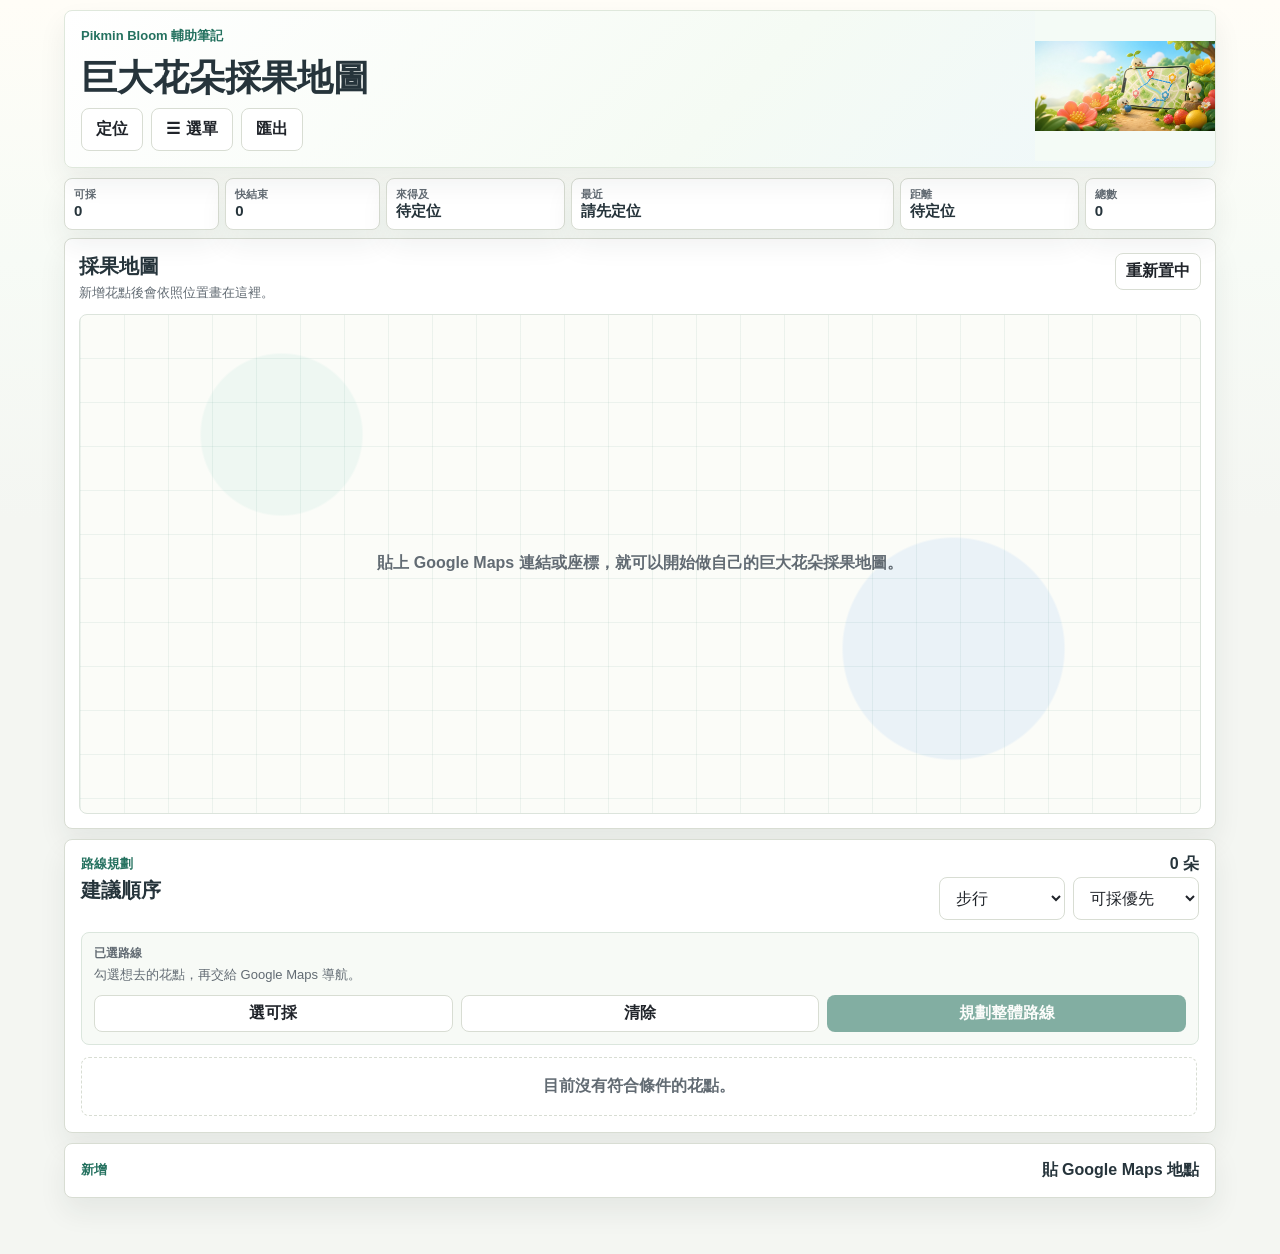
<file: pikmin-flower-map.html>
<!doctype html>
<html lang="zh-Hant">
  <head>
    <meta charset="UTF-8" />
    <meta name="viewport" content="width=device-width, initial-scale=1, viewport-fit=cover" />
    <title>巨大花朵採果地圖</title>
    <link rel="stylesheet" href="./pikmin-flower-map.css" />
  </head>
  <body>
    <main class="app-shell">
      <header class="hero-panel">
        <div class="hero-copy">
          <p class="kicker">Pikmin Bloom 輔助筆記</p>
          <h1>巨大花朵採果地圖</h1>
          <div class="top-actions">
            <button id="locateButton" class="icon-button" type="button" title="更新目前位置">定位</button>
            <button id="menuButton" class="icon-button menu-button" type="button" title="開啟設定">選單</button>
            <button id="exportButton" class="icon-button" type="button" title="匯出資料">匯出</button>
          </div>
        </div>
        <img src="./assets/pikmin-route-hero-v2.jpg" alt="" />
      </header>

      <section class="status-strip" aria-label="目前採果狀態">
        <div>
          <span>可採</span>
          <strong id="readyCount">0</strong>
        </div>
        <div>
          <span>快結束</span>
          <strong id="urgentCount">0</strong>
        </div>
        <div>
          <span>來得及</span>
          <strong id="reachableCount">待定位</strong>
        </div>
        <div>
          <span>最近</span>
          <strong id="nearestLabel">尚無花點</strong>
        </div>
        <div>
          <span>距離</span>
          <strong id="nearestDistance">待定位</strong>
        </div>
        <div class="total-stat">
          <span>總數</span>
          <strong id="totalCount">0</strong>
        </div>
      </section>

      <section class="map-panel primary-map">
        <div class="map-toolbar">
          <div>
            <h2>採果地圖</h2>
            <p id="mapCaption">新增花點後會依照位置畫在這裡。</p>
          </div>
          <button id="fitButton" class="secondary compact" type="button">重新置中</button>
        </div>
        <div id="mapCanvas" class="map-canvas" aria-label="巨大花朵相對位置地圖"></div>
      </section>

      <section class="tool-cards" aria-label="採果工具">
        <details class="tool-card route-panel" open>
          <summary>
            <span>路線規劃</span>
            <strong id="selectedRouteSummary">0 朵</strong>
          </summary>
          <div class="route-header">
            <h2>建議順序</h2>
            <div class="route-controls">
              <select id="travelModeInput" aria-label="路程模式">
                <option value="walking">步行</option>
                <option value="bicycling">腳踏車</option>
                <option value="scooter">騎車</option>
                <option value="driving">開車</option>
              </select>
              <select id="filterInput" aria-label="篩選花點">
                <option value="active">可採優先</option>
                <option value="all">全部</option>
                <option value="unclaimed">未採果</option>
              </select>
            </div>
          </div>
          <div class="route-basket" aria-label="已選路線">
            <div>
              <span>已選路線</span>
              <p id="selectedRouteHint">勾選想去的花點，再交給 Google Maps 導航。</p>
            </div>
            <div class="route-basket-actions">
              <button id="selectReachableButton" class="secondary compact" type="button">選可採</button>
              <button id="clearRouteButton" class="secondary compact" type="button">清除</button>
              <button id="planRouteButton" class="primary compact" type="button">規劃整體路線</button>
            </div>
          </div>
          <div id="flowerList" class="flower-list"></div>
        </details>

        <details class="tool-card input-panel" aria-label="新增巨大花朵">
        <summary>
          <span>新增</span>
          <strong>貼 Google Maps 地點</strong>
        </summary>
        <label>
          Google Maps 連結或座標
          <textarea id="mapsInput" rows="3" placeholder="貼上 Google Maps 連結，或輸入 25.033964, 121.564468"></textarea>
        </label>
        <div class="form-grid">
          <label>
            名稱
            <input id="nameInput" placeholder="例：公園入口、捷運站旁" />
          </label>
          <label>
            花色
            <select id="colorInput">
              <option>白色</option>
              <option>紅色</option>
              <option>黃色</option>
              <option>藍色</option>
            </select>
          </label>
          <label>
            花種
            <select id="typeInput"></select>
          </label>
          <label>
            剩餘時間
            <div class="time-row">
              <input id="hoursInput" inputmode="numeric" min="0" max="23" type="number" value="3" aria-label="剩餘小時" />
              <span>時</span>
              <input id="minutesInput" inputmode="numeric" min="0" max="59" type="number" value="0" aria-label="剩餘分鐘" />
              <span>分</span>
            </div>
          </label>
        </div>
        <label>
          備註
          <input id="noteInput" placeholder="例：從北門走比較快、已看到大果實" />
        </label>
        <div class="button-row">
          <button id="addButton" class="primary" type="button">新增花點</button>
          <button id="clearExpiredButton" class="secondary" type="button">清掉過期</button>
        </div>
        <p id="inputHint" class="hint">短網址如果抓不到座標，請先打開連結，再複製瀏覽器網址列中的完整 Google Maps 網址。</p>
      </details>
      </section>
    </main>

    <template id="flowerTemplate">
      <article class="flower-card">
        <div class="card-head">
          <div>
            <label class="route-check">
              <input data-field="selectedRoute" type="checkbox" />
              <span>選為目的地</span>
            </label>
            <h3></h3>
            <p class="meta"></p>
          </div>
          <span class="state-pill"></span>
        </div>
        <div class="quick-stats"></div>
        <div class="edit-grid">
          <label>
            花色
            <select data-field="color">
              <option>白色</option>
              <option>紅色</option>
              <option>黃色</option>
              <option>藍色</option>
            </select>
          </label>
          <label>
            花種
            <select data-field="type"></select>
          </label>
          <label>
            剩餘分鐘
            <input data-field="remaining" type="number" min="0" inputmode="numeric" />
          </label>
          <label>
            狀態
            <select data-field="claimed">
              <option value="false">未採果</option>
              <option value="true">已採果</option>
            </select>
          </label>
        </div>
        <textarea data-field="note" rows="2" placeholder="備註"></textarea>
        <div class="card-actions">
          <a class="map-link" target="_blank" rel="noreferrer">導航</a>
          <button class="secondary" data-action="refresh" type="button">重設倒數</button>
          <button class="danger" data-action="delete" type="button">刪除</button>
        </div>
      </article>
    </template>

    <div id="menuBackdrop" class="menu-backdrop" hidden></div>
    <aside id="menuDrawer" class="menu-drawer" aria-label="設定選單" hidden>
      <div class="menu-head">
        <div>
          <span>設定</span>
          <strong>同步與共享</strong>
        </div>
        <button id="closeMenuButton" class="secondary compact" type="button">關閉</button>
      </div>
      <section class="sync-panel" aria-label="多人共享同步設定">
        <div class="sync-title">
          <span>多人共享</span>
          <strong id="syncSummary">尚未設定同步</strong>
        </div>
        <div class="sync-grid">
          <label>
            Google Apps Script 網址
            <input id="syncUrlInput" inputmode="url" placeholder="貼上 Web App 部署網址" />
          </label>
          <label>
            你的暱稱
            <input id="reporterInput" placeholder="例：小明、北區隊友" />
          </label>
        </div>
        <div class="button-row">
          <button id="saveSyncButton" class="primary" type="button">儲存同步設定</button>
          <button id="pullSyncButton" class="secondary" type="button">讀取大家的花點</button>
        </div>
        <p id="syncHint" class="hint">朋友們使用同一個同步網址，就會看到同一批巨大花朵。</p>
      </section>
    </aside>
    <script src="./pikmin-flower-map.js"></script>
  </body>
</html>
</file>
<file: pikmin-flower-map.css>
:root {
  color-scheme: light;
  --bg: #f4f6f2;
  --ink: #20242a;
  --muted: #626b73;
  --line: #d8ddd3;
  --panel: #ffffff;
  --leaf: #24715f;
  --leaf-dark: #165648;
  --sky: #2f6f9f;
  --gold: #b27706;
  --rose: #bd4d57;
  --soft: #e9f3ee;
  --danger: #a33b3b;
  --shadow: 0 14px 28px rgb(32 36 42 / 7%);
}

* {
  box-sizing: border-box;
}

body {
  margin: 0;
  min-height: 100vh;
  background: linear-gradient(180deg, #fffdf7 0, #f7fbf6 260px, var(--bg) 520px), var(--bg);
  color: var(--ink);
  font-family: -apple-system, BlinkMacSystemFont, "Segoe UI", "Noto Sans TC", sans-serif;
}

button,
input,
textarea,
select {
  font: inherit;
}

button,
a.map-link {
  min-height: 42px;
  border-radius: 8px;
  border: 1px solid transparent;
  padding: 10px 14px;
  cursor: pointer;
  font-weight: 800;
  text-decoration: none;
  white-space: nowrap;
}

button:disabled {
  cursor: not-allowed;
  opacity: 0.55;
}

.app-shell {
  width: min(100%, 1180px);
  margin: 0 auto;
  padding: 10px 14px 56px;
}

.hero-panel {
  position: relative;
  display: grid;
  grid-template-columns: minmax(0, 1fr) 180px;
  gap: 12px;
  align-items: center;
  overflow: hidden;
  margin: 0 0 10px;
  border: 1px solid #dfe8dc;
  border-radius: 8px;
  background: linear-gradient(135deg, #ffffff 0%, #f5fbf4 58%, #eef7fb 100%);
  box-shadow: var(--shadow);
}

.hero-copy {
  z-index: 1;
  display: grid;
  gap: 10px;
  padding: 16px;
}

.hero-panel img {
  width: 100%;
  height: 150px;
  object-fit: contain;
  object-position: center;
  background: #f4fbf6;
  align-self: stretch;
}

.kicker {
  margin: 0 0 4px;
  color: var(--leaf);
  font-size: 13px;
  font-weight: 900;
}

h1,
h2,
h3,
p {
  letter-spacing: 0;
}

h1,
h2,
h3 {
  margin: 0;
}

h1 {
  color: #26343b;
  font-size: clamp(24px, 4vw, 36px);
  line-height: 1.08;
}

h2 {
  color: #26343b;
  font-size: 20px;
}

h3 {
  color: #26343b;
  font-size: 17px;
  line-height: 1.25;
}

.top-actions,
.button-row,
.card-actions {
  display: flex;
  flex-wrap: wrap;
  gap: 8px;
}

.icon-button,
.secondary {
  background: #fff;
  border-color: var(--line);
  color: var(--ink);
}

.menu-button::before {
  content: "☰";
  margin-right: 6px;
}

.primary {
  background: var(--leaf);
  color: #fff;
}

.primary:hover {
  background: var(--leaf-dark);
}

.danger {
  background: #fff5f4;
  border-color: #efd0cc;
  color: var(--danger);
}

.compact {
  min-height: 36px;
  padding: 7px 10px;
}

.status-strip {
  display: grid;
  grid-template-columns: 0.65fr 0.65fr 0.75fr minmax(0, 1.35fr) 0.75fr 0.55fr;
  gap: 6px;
  margin: 0 0 8px;
}

.status-strip div,
.tool-card,
.map-panel {
  border: 1px solid var(--line);
  border-radius: 8px;
  background: var(--panel);
  box-shadow: var(--shadow);
}

.status-strip div {
  min-width: 0;
  padding: 8px 9px;
}

.status-strip span {
  display: block;
  color: var(--muted);
  font-size: 11px;
  font-weight: 900;
}

.status-strip strong {
  display: block;
  overflow: hidden;
  color: #26343b;
  font-size: 15px;
  text-overflow: ellipsis;
  white-space: nowrap;
}

.tool-cards {
  display: grid;
  gap: 10px;
  margin-top: 10px;
}

.tool-card {
  display: grid;
  gap: 13px;
  padding: 16px;
}

.sync-panel {
  display: grid;
  gap: 13px;
  padding: 0;
  background: linear-gradient(180deg, #ffffff 0, #f8fbff 100%);
}

.sync-title {
  display: grid;
  gap: 4px;
}

.sync-title span,
.menu-head span {
  color: var(--leaf);
  font-size: 13px;
  font-weight: 900;
}

.sync-title strong,
.menu-head strong {
  color: #26343b;
  font-size: 18px;
}

.tool-card summary {
  display: flex;
  align-items: center;
  justify-content: space-between;
  gap: 12px;
  margin: -2px 0 2px;
  cursor: pointer;
  list-style: none;
}

.tool-card summary::-webkit-details-marker {
  display: none;
}

.tool-card summary span {
  color: var(--leaf);
  font-size: 13px;
  font-weight: 900;
}

.tool-card summary strong {
  color: #26343b;
  font-size: 16px;
  text-align: right;
}

.tool-card:not([open]) {
  display: block;
}

.tool-card:not([open]) summary {
  margin: 0;
}

.sync-grid {
  display: grid;
  grid-template-columns: 1.4fr 0.8fr;
  gap: 12px;
}

label {
  display: grid;
  gap: 7px;
  color: var(--muted);
  font-size: 14px;
  font-weight: 900;
}

input,
textarea,
select {
  width: 100%;
  border: 1px solid var(--line);
  border-radius: 8px;
  background: #fff;
  color: var(--ink);
  padding: 11px 12px;
  font-size: 16px;
}

textarea {
  resize: vertical;
}

input:focus,
textarea:focus,
select:focus {
  border-color: var(--leaf);
  outline: 3px solid var(--soft);
}

.form-grid {
  display: grid;
  grid-template-columns: 1.4fr 0.8fr 1fr 1fr;
  gap: 12px;
}

.time-row {
  display: grid;
  grid-template-columns: 1fr auto 1fr auto;
  gap: 7px;
  align-items: center;
}

.time-row span {
  color: var(--muted);
  font-weight: 900;
}

.hint {
  margin: 0;
  color: var(--muted);
  font-size: 13px;
  line-height: 1.45;
}

.hint.warning {
  color: var(--danger);
  font-weight: 800;
}

.map-panel {
  padding: 14px;
}

.primary-map {
  margin: 0;
}

.map-toolbar,
.route-header {
  display: flex;
  justify-content: space-between;
  gap: 12px;
  align-items: start;
  margin: 0 0 12px;
}

.route-controls {
  display: grid;
  grid-template-columns: 1fr 1fr;
  gap: 8px;
  min-width: min(100%, 260px);
}

.route-basket {
  display: grid;
  gap: 10px;
  margin: 0 0 12px;
  border: 1px solid #dbe6dd;
  border-radius: 8px;
  background: #f7faf6;
  padding: 12px;
}

.route-basket span {
  display: block;
  color: var(--muted);
  font-size: 12px;
  font-weight: 900;
}

.route-basket strong {
  display: block;
  margin-top: 2px;
  color: #26343b;
  font-size: 17px;
}

.route-basket p {
  margin: 4px 0 0;
  color: var(--muted);
  font-size: 13px;
  line-height: 1.45;
}

.route-basket-actions {
  display: grid;
  grid-template-columns: repeat(3, 1fr);
  gap: 8px;
}

.map-toolbar p {
  margin: 4px 0 0;
  color: var(--muted);
  font-size: 13px;
}

.map-canvas {
  position: relative;
  min-height: 500px;
  overflow: hidden;
  border: 1px solid #dce4dc;
  border-radius: 8px;
  background:
    linear-gradient(90deg, rgb(36 113 95 / 7%) 1px, transparent 1px),
    linear-gradient(0deg, rgb(36 113 95 / 7%) 1px, transparent 1px),
    radial-gradient(circle at 18% 24%, #eef7f2 0 80px, transparent 82px),
    radial-gradient(circle at 78% 67%, #eaf2f7 0 110px, transparent 112px),
    #fbfcf8;
  background-size: 44px 44px, 44px 44px, auto, auto, auto;
}

.map-empty {
  position: absolute;
  inset: 0;
  display: grid;
  place-items: center;
  padding: 24px;
  color: var(--muted);
  text-align: center;
  font-weight: 800;
}

.pin {
  position: absolute;
  width: 22px;
  height: 22px;
  transform: translate(-50%, -50%);
  border: 3px solid #fff;
  border-radius: 50% 50% 50% 4px;
  box-shadow: 0 8px 16px rgb(32 36 42 / 22%);
  rotate: -45deg;
}

.pin::after {
  content: "";
  position: absolute;
  inset: 4px;
  border-radius: 50%;
  background: #fff;
  opacity: 0.78;
}

.pin span {
  position: absolute;
  left: 16px;
  top: -9px;
  min-width: 116px;
  rotate: 45deg;
  border: 1px solid var(--line);
  border-radius: 8px;
  background: #fff;
  padding: 5px 7px;
  color: var(--ink);
  font-size: 12px;
  font-weight: 900;
  box-shadow: 0 6px 14px rgb(32 36 42 / 13%);
}

.pin.user {
  width: 18px;
  height: 18px;
  background: #2b5fa8;
  border-radius: 50%;
  rotate: 0deg;
}

.pin.user::after {
  display: none;
}

.pin.white {
  background: #cad1c9;
}

.pin.red {
  background: var(--rose);
}

.pin.yellow {
  background: #d89b16;
}

.pin.blue {
  background: var(--sky);
}

.pin.expired {
  filter: grayscale(1);
  opacity: 0.58;
}

.flower-list {
  display: grid;
  gap: 10px;
  max-height: 690px;
  overflow: auto;
  padding-right: 2px;
}

.flower-card {
  display: grid;
  gap: 10px;
  border: 1px solid var(--line);
  border-radius: 8px;
  background: #fff;
  padding: 12px;
}

.card-head {
  display: flex;
  justify-content: space-between;
  gap: 10px;
}

.route-check {
  display: inline-flex;
  align-items: center;
  gap: 8px;
  margin: 0 0 9px;
  border: 1px solid #d6e6dd;
  border-radius: 999px;
  background: #f2faf5;
  padding: 7px 10px;
  color: var(--leaf-dark);
  font-size: 13px;
  font-weight: 900;
}

.route-check input {
  width: 20px;
  height: 20px;
  accent-color: var(--leaf);
}

.route-check:has(input:checked) {
  border-color: var(--leaf);
  background: var(--leaf);
  color: #fff;
}

.menu-backdrop {
  position: fixed;
  inset: 0;
  z-index: 40;
  background: rgb(32 36 42 / 46%);
}

.menu-drawer {
  position: fixed;
  top: 0;
  right: 0;
  bottom: 0;
  z-index: 41;
  width: min(420px, 92vw);
  overflow: auto;
  border-left: 1px solid var(--line);
  background: #fff;
  box-shadow: -18px 0 42px rgb(32 36 42 / 22%);
  padding: 16px;
}

.menu-head {
  display: flex;
  align-items: flex-start;
  justify-content: space-between;
  gap: 12px;
  margin: 0 0 16px;
}

.meta {
  margin: 4px 0 0;
  color: var(--muted);
  font-size: 13px;
}

.state-pill {
  align-self: start;
  border-radius: 999px;
  padding: 5px 8px;
  background: var(--soft);
  color: var(--leaf-dark);
  font-size: 12px;
  font-weight: 900;
  white-space: nowrap;
}

.state-pill.urgent {
  background: #fff2d7;
  color: var(--gold);
}

.state-pill.expired {
  background: #ecefed;
  color: #68706d;
}

.state-pill.claimed {
  background: #eef2f6;
  color: #566371;
}

.quick-stats {
  display: grid;
  grid-template-columns: repeat(4, 1fr);
  gap: 8px;
}

.quick-stats div {
  border-radius: 8px;
  background: #f6f8f5;
  padding: 9px;
}

.quick-stats span {
  display: block;
  color: var(--muted);
  font-size: 11px;
  font-weight: 900;
}

.quick-stats strong {
  display: block;
  margin-top: 2px;
  color: #26343b;
  font-size: 14px;
}

.edit-grid {
  display: grid;
  grid-template-columns: repeat(2, 1fr);
  gap: 8px;
}

.map-link {
  display: inline-grid;
  place-items: center;
  background: var(--leaf);
  color: #fff;
}

.empty-list {
  margin: 0;
  border: 1px dashed var(--line);
  border-radius: 8px;
  padding: 18px;
  color: var(--muted);
  text-align: center;
  font-weight: 800;
}

@media (max-width: 860px) {
  .app-shell {
    padding: 8px 8px 126px;
  }

  .hero-panel {
    grid-template-columns: 1fr;
    gap: 0;
  }

  .hero-copy {
    padding: 16px 14px 10px;
  }

  .hero-panel img {
    height: 190px;
    order: -1;
    padding: 8px 10px 0;
  }

  .form-grid,
  .sync-grid {
    grid-template-columns: 1fr;
  }

  .status-strip {
    display: flex;
    overflow-x: auto;
    padding: 1px 1px 8px;
    scroll-snap-type: x mandatory;
  }

  .status-strip div {
    flex: 0 0 96px;
    scroll-snap-align: start;
  }

  .status-strip div:nth-child(4) {
    flex-basis: 150px;
  }

  .status-strip strong {
    font-size: 14px;
  }

  .map-canvas {
    min-height: min(52vh, 430px);
  }

  .route-panel {
    padding: 12px;
  }

  .flower-list {
    max-height: none;
    overflow: visible;
  }
}

@media (max-width: 540px) {
  h1 {
    font-size: 24px;
  }

  h2 {
    font-size: 18px;
  }

  button,
  a.map-link {
    min-height: 46px;
  }

  input,
  textarea,
  select {
    min-height: 46px;
    font-size: 16px;
  }

  .map-toolbar,
  .route-header {
    display: grid;
  }

  .hero-panel img {
    height: 180px;
  }

  .top-actions {
    display: grid;
    grid-template-columns: repeat(3, 1fr);
    gap: 8px;
  }

  .top-actions .icon-button {
    padding: 10px 8px;
    min-width: 0;
    font-size: 15px;
  }

  .menu-button::before {
    margin-right: 4px;
  }

  .input-panel {
    padding: 14px;
  }

  .tool-card,
  .map-panel {
    padding: 12px;
  }

  .tool-card summary {
    align-items: flex-start;
  }

  .route-controls {
    grid-template-columns: 1fr 1fr;
    min-width: 0;
  }

  .route-basket {
    position: sticky;
    bottom: 10px;
    z-index: 9;
    margin: 0 0 12px;
    box-shadow: 0 16px 34px rgb(32 36 42 / 18%);
  }

  .route-basket-actions {
    grid-template-columns: 0.85fr 0.7fr 1.45fr;
    gap: 6px;
  }

  .button-row,
  .card-actions {
    display: grid;
    grid-template-columns: repeat(2, 1fr);
  }

  .edit-grid {
    grid-template-columns: 1fr;
  }

  .quick-stats {
    grid-template-columns: repeat(2, 1fr);
  }

  .card-head {
    display: grid;
  }

  .state-pill {
    justify-self: start;
  }

  .map-link {
    grid-column: 1 / -1;
  }
}
</file>
